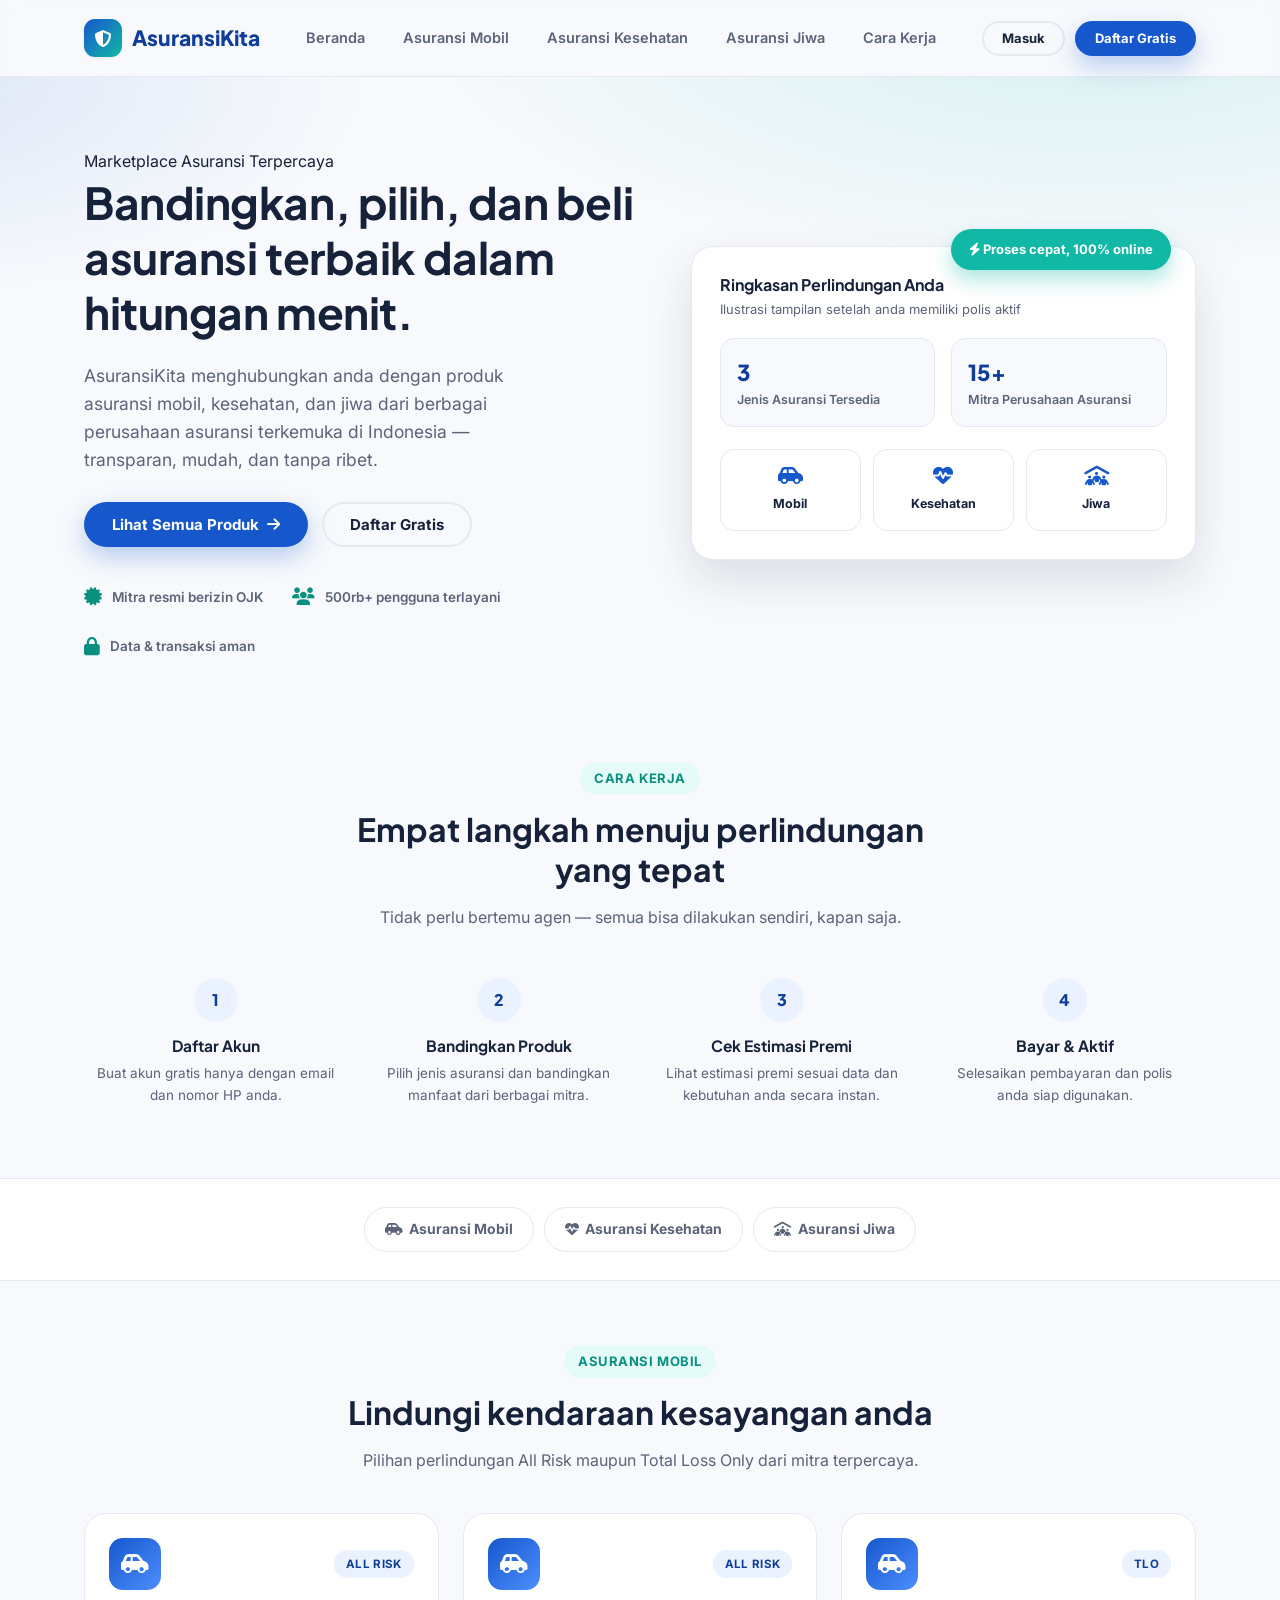
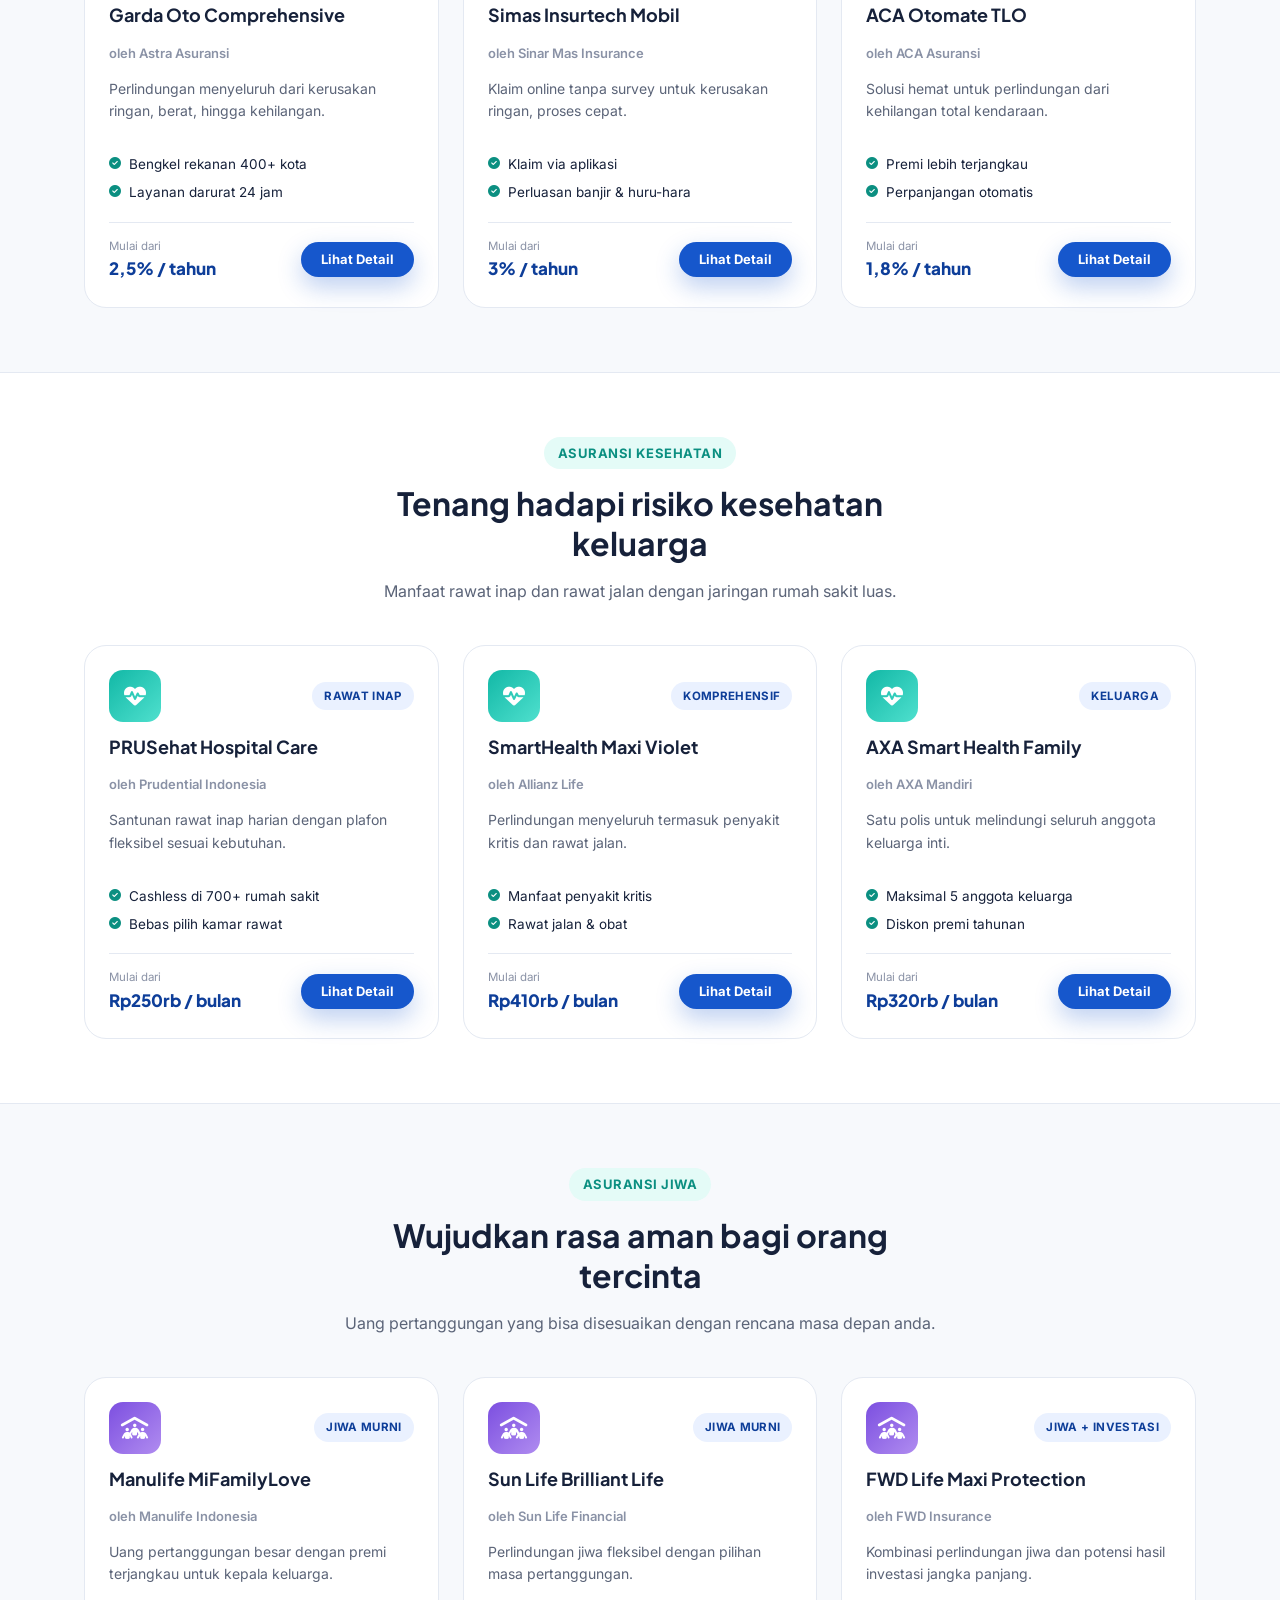
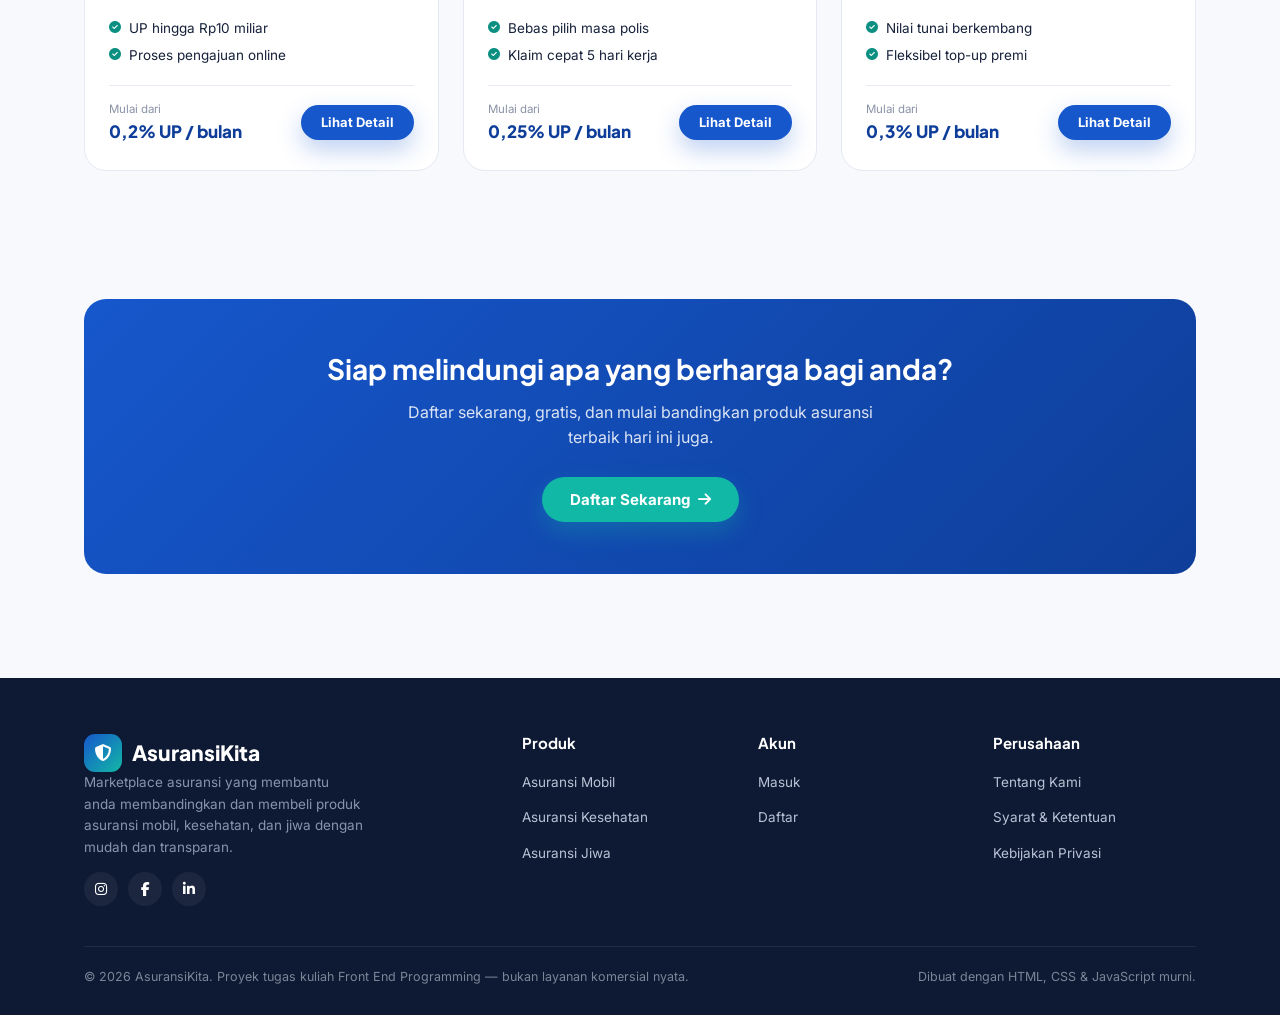
<file: index.html>
<!DOCTYPE html>
<html lang="id">
<head>
<meta charset="UTF-8" />
<meta name="viewport" content="width=device-width, initial-scale=1.0" />
<title>AsuransiKita — Marketplace Asuransi Terpercaya No.1 di Indonesia</title>
<meta name="description" content="Bandingkan dan beli asuransi mobil, kesehatan, dan jiwa dari berbagai perusahaan asuransi terpercaya, hanya di AsuransiKita." />

<link rel="preconnect" href="https://fonts.googleapis.com" />
<link href="https://fonts.googleapis.com/css2?family=Inter:wght@400;500;600;700&family=Plus+Jakarta+Sans:wght@600;700;800&display=swap" rel="stylesheet" />
<link rel="stylesheet" href="https://cdnjs.cloudflare.com/ajax/libs/font-awesome/6.5.2/css/all.min.css" />
<link rel="stylesheet" href="css/style.css" />
</head>
<body>

<header class="navbar">
  <div class="container">
    <a href="index.html" class="brand">
      <span class="brand-mark"><i class="fa-solid fa-shield-halved"></i></span>
      AsuransiKita
    </a>

    <nav class="nav-links nav-links-primary">
      <a href="index.html">Beranda</a>
      <a href="#produk-mobil">Asuransi Mobil</a>
      <a href="#produk-kesehatan">Asuransi Kesehatan</a>
      <a href="#produk-jiwa">Asuransi Jiwa</a>
      <a href="#cara-kerja">Cara Kerja</a>
    </nav>

    <div class="nav-cta">
      <a href="login.html" class="btn btn-outline btn-sm">Masuk</a>
      <a href="signup.html" class="btn btn-primary btn-sm">Daftar Gratis</a>
      <button class="nav-toggle" aria-label="Buka menu"><i class="fa-solid fa-bars"></i></button>
    </div>
  </div>
</header>

<!-- ============ HERO ============ -->
<section class="hero">
  <div class="container">
    <div class="hero-copy">
      <span class="section-head eyebrow" style="margin-bottom:18px;">Marketplace Asuransi Terpercaya</span>
      <h1>Bandingkan, pilih, dan beli asuransi terbaik dalam hitungan menit.</h1>
      <p class="lead">
        AsuransiKita menghubungkan anda dengan produk asuransi mobil, kesehatan, dan jiwa
        dari berbagai perusahaan asuransi terkemuka di Indonesia — transparan, mudah, dan tanpa ribet.
      </p>
      <div class="hero-actions">
        <a href="#produk-mobil" class="btn btn-primary">Lihat Semua Produk <i class="fa-solid fa-arrow-right"></i></a>
        <a href="signup.html" class="btn btn-outline">Daftar Gratis</a>
      </div>

      <div class="trust-row">
        <div class="trust-item"><i class="fa-solid fa-certificate"></i> Mitra resmi berizin OJK</div>
        <div class="trust-item"><i class="fa-solid fa-users"></i> 500rb+ pengguna terlayani</div>
        <div class="trust-item"><i class="fa-solid fa-lock"></i> Data & transaksi aman</div>
      </div>
    </div>

    <div class="hero-art">
      <span class="art-badge"><i class="fa-solid fa-bolt"></i> Proses cepat, 100% online</span>
      <h4 style="margin-bottom:4px;">Ringkasan Perlindungan Anda</h4>
      <p class="fine-print mb-0" style="font-size:13px;color:var(--color-text-muted);">Ilustrasi tampilan setelah anda memiliki polis aktif</p>

      <div class="mini-stat-grid">
        <div class="mini-stat">
          <div class="num">3</div>
          <div class="lbl">Jenis Asuransi Tersedia</div>
        </div>
        <div class="mini-stat">
          <div class="num">15+</div>
          <div class="lbl">Mitra Perusahaan Asuransi</div>
        </div>
      </div>

      <div class="category-strip">
        <a href="#produk-mobil" class="category-pill"><i class="fa-solid fa-car-side"></i> Mobil</a>
        <a href="#produk-kesehatan" class="category-pill"><i class="fa-solid fa-heart-pulse"></i> Kesehatan</a>
        <a href="#produk-jiwa" class="category-pill"><i class="fa-solid fa-people-roof"></i> Jiwa</a>
      </div>
    </div>
  </div>
</section>

<!-- ============ CARA KERJA ============ -->
<section class="section" id="cara-kerja">
  <div class="container">
    <div class="section-head">
      <span class="eyebrow">Cara Kerja</span>
      <h2>Empat langkah menuju perlindungan yang tepat</h2>
      <p>Tidak perlu bertemu agen — semua bisa dilakukan sendiri, kapan saja.</p>
    </div>

    <div class="steps">
      <div class="step">
        <div class="step-num">1</div>
        <h4>Daftar Akun</h4>
        <p>Buat akun gratis hanya dengan email dan nomor HP anda.</p>
      </div>
      <div class="step">
        <div class="step-num">2</div>
        <h4>Bandingkan Produk</h4>
        <p>Pilih jenis asuransi dan bandingkan manfaat dari berbagai mitra.</p>
      </div>
      <div class="step">
        <div class="step-num">3</div>
        <h4>Cek Estimasi Premi</h4>
        <p>Lihat estimasi premi sesuai data dan kebutuhan anda secara instan.</p>
      </div>
      <div class="step">
        <div class="step-num">4</div>
        <h4>Bayar & Aktif</h4>
        <p>Selesaikan pembayaran dan polis anda siap digunakan.</p>
      </div>
    </div>
  </div>
</section>

<!-- ============ KATEGORI TABS ============ -->
<section class="section-alt" style="padding:28px 0;">
  <div class="container">
    <div class="category-tabs" style="margin-bottom:0;">
      <a href="#produk-mobil"><i class="fa-solid fa-car-side"></i>&nbsp; Asuransi Mobil</a>
      <a href="#produk-kesehatan"><i class="fa-solid fa-heart-pulse"></i>&nbsp; Asuransi Kesehatan</a>
      <a href="#produk-jiwa"><i class="fa-solid fa-people-roof"></i>&nbsp; Asuransi Jiwa</a>
    </div>
  </div>
</section>

<!-- ============ PRODUK MOBIL ============ -->
<section class="section" id="produk-mobil">
  <div class="container">
    <div class="section-head">
      <span class="eyebrow">Asuransi Mobil</span>
      <h2>Lindungi kendaraan kesayangan anda</h2>
      <p>Pilihan perlindungan All Risk maupun Total Loss Only dari mitra terpercaya.</p>
    </div>

    <div class="grid grid-3">
      <article class="product-card">
        <div class="card-top">
          <span class="product-icon icon-mobil"><i class="fa-solid fa-car-side"></i></span>
          <span class="badge">All Risk</span>
        </div>
        <h3>Garda Oto Comprehensive</h3>
        <span class="insurer">oleh Astra Asuransi</span>
        <p class="desc">Perlindungan menyeluruh dari kerusakan ringan, berat, hingga kehilangan.</p>
        <ul class="feat-list">
          <li><i class="fa-solid fa-circle-check"></i> Bengkel rekanan 400+ kota</li>
          <li><i class="fa-solid fa-circle-check"></i> Layanan darurat 24 jam</li>
        </ul>
        <div class="card-foot">
          <div class="price-tag"><span class="from">Mulai dari</span><span class="amount">2,5% / tahun</span></div>
          <a href="detail-mobil.html" class="btn btn-primary btn-sm">Lihat Detail</a>
        </div>
      </article>

      <article class="product-card">
        <div class="card-top">
          <span class="product-icon icon-mobil"><i class="fa-solid fa-car-side"></i></span>
          <span class="badge">All Risk</span>
        </div>
        <h3>Simas Insurtech Mobil</h3>
        <span class="insurer">oleh Sinar Mas Insurance</span>
        <p class="desc">Klaim online tanpa survey untuk kerusakan ringan, proses cepat.</p>
        <ul class="feat-list">
          <li><i class="fa-solid fa-circle-check"></i> Klaim via aplikasi</li>
          <li><i class="fa-solid fa-circle-check"></i> Perluasan banjir & huru-hara</li>
        </ul>
        <div class="card-foot">
          <div class="price-tag"><span class="from">Mulai dari</span><span class="amount">3% / tahun</span></div>
          <a href="detail-mobil.html" class="btn btn-primary btn-sm">Lihat Detail</a>
        </div>
      </article>

      <article class="product-card">
        <div class="card-top">
          <span class="product-icon icon-mobil"><i class="fa-solid fa-car-side"></i></span>
          <span class="badge">TLO</span>
        </div>
        <h3>ACA Otomate TLO</h3>
        <span class="insurer">oleh ACA Asuransi</span>
        <p class="desc">Solusi hemat untuk perlindungan dari kehilangan total kendaraan.</p>
        <ul class="feat-list">
          <li><i class="fa-solid fa-circle-check"></i> Premi lebih terjangkau</li>
          <li><i class="fa-solid fa-circle-check"></i> Perpanjangan otomatis</li>
        </ul>
        <div class="card-foot">
          <div class="price-tag"><span class="from">Mulai dari</span><span class="amount">1,8% / tahun</span></div>
          <a href="detail-mobil.html" class="btn btn-primary btn-sm">Lihat Detail</a>
        </div>
      </article>
    </div>
  </div>
</section>

<!-- ============ PRODUK KESEHATAN ============ -->
<section class="section section-alt" id="produk-kesehatan">
  <div class="container">
    <div class="section-head">
      <span class="eyebrow">Asuransi Kesehatan</span>
      <h2>Tenang hadapi risiko kesehatan keluarga</h2>
      <p>Manfaat rawat inap dan rawat jalan dengan jaringan rumah sakit luas.</p>
    </div>

    <div class="grid grid-3">
      <article class="product-card">
        <div class="card-top">
          <span class="product-icon icon-kesehatan"><i class="fa-solid fa-heart-pulse"></i></span>
          <span class="badge">Rawat Inap</span>
        </div>
        <h3>PRUSehat Hospital Care</h3>
        <span class="insurer">oleh Prudential Indonesia</span>
        <p class="desc">Santunan rawat inap harian dengan plafon fleksibel sesuai kebutuhan.</p>
        <ul class="feat-list">
          <li><i class="fa-solid fa-circle-check"></i> Cashless di 700+ rumah sakit</li>
          <li><i class="fa-solid fa-circle-check"></i> Bebas pilih kamar rawat</li>
        </ul>
        <div class="card-foot">
          <div class="price-tag"><span class="from">Mulai dari</span><span class="amount">Rp250rb / bulan</span></div>
          <a href="detail-kesehatan.html" class="btn btn-primary btn-sm">Lihat Detail</a>
        </div>
      </article>

      <article class="product-card">
        <div class="card-top">
          <span class="product-icon icon-kesehatan"><i class="fa-solid fa-heart-pulse"></i></span>
          <span class="badge">Komprehensif</span>
        </div>
        <h3>SmartHealth Maxi Violet</h3>
        <span class="insurer">oleh Allianz Life</span>
        <p class="desc">Perlindungan menyeluruh termasuk penyakit kritis dan rawat jalan.</p>
        <ul class="feat-list">
          <li><i class="fa-solid fa-circle-check"></i> Manfaat penyakit kritis</li>
          <li><i class="fa-solid fa-circle-check"></i> Rawat jalan & obat</li>
        </ul>
        <div class="card-foot">
          <div class="price-tag"><span class="from">Mulai dari</span><span class="amount">Rp410rb / bulan</span></div>
          <a href="detail-kesehatan.html" class="btn btn-primary btn-sm">Lihat Detail</a>
        </div>
      </article>

      <article class="product-card">
        <div class="card-top">
          <span class="product-icon icon-kesehatan"><i class="fa-solid fa-heart-pulse"></i></span>
          <span class="badge">Keluarga</span>
        </div>
        <h3>AXA Smart Health Family</h3>
        <span class="insurer">oleh AXA Mandiri</span>
        <p class="desc">Satu polis untuk melindungi seluruh anggota keluarga inti.</p>
        <ul class="feat-list">
          <li><i class="fa-solid fa-circle-check"></i> Maksimal 5 anggota keluarga</li>
          <li><i class="fa-solid fa-circle-check"></i> Diskon premi tahunan</li>
        </ul>
        <div class="card-foot">
          <div class="price-tag"><span class="from">Mulai dari</span><span class="amount">Rp320rb / bulan</span></div>
          <a href="detail-kesehatan.html" class="btn btn-primary btn-sm">Lihat Detail</a>
        </div>
      </article>
    </div>
  </div>
</section>

<!-- ============ PRODUK JIWA ============ -->
<section class="section" id="produk-jiwa">
  <div class="container">
    <div class="section-head">
      <span class="eyebrow">Asuransi Jiwa</span>
      <h2>Wujudkan rasa aman bagi orang tercinta</h2>
      <p>Uang pertanggungan yang bisa disesuaikan dengan rencana masa depan anda.</p>
    </div>

    <div class="grid grid-3">
      <article class="product-card">
        <div class="card-top">
          <span class="product-icon icon-jiwa"><i class="fa-solid fa-people-roof"></i></span>
          <span class="badge">Jiwa Murni</span>
        </div>
        <h3>Manulife MiFamilyLove</h3>
        <span class="insurer">oleh Manulife Indonesia</span>
        <p class="desc">Uang pertanggungan besar dengan premi terjangkau untuk kepala keluarga.</p>
        <ul class="feat-list">
          <li><i class="fa-solid fa-circle-check"></i> UP hingga Rp10 miliar</li>
          <li><i class="fa-solid fa-circle-check"></i> Proses pengajuan online</li>
        </ul>
        <div class="card-foot">
          <div class="price-tag"><span class="from">Mulai dari</span><span class="amount">0,2% UP / bulan</span></div>
          <a href="detail-jiwa.html" class="btn btn-primary btn-sm">Lihat Detail</a>
        </div>
      </article>

      <article class="product-card">
        <div class="card-top">
          <span class="product-icon icon-jiwa"><i class="fa-solid fa-people-roof"></i></span>
          <span class="badge">Jiwa Murni</span>
        </div>
        <h3>Sun Life Brilliant Life</h3>
        <span class="insurer">oleh Sun Life Financial</span>
        <p class="desc">Perlindungan jiwa fleksibel dengan pilihan masa pertanggungan.</p>
        <ul class="feat-list">
          <li><i class="fa-solid fa-circle-check"></i> Bebas pilih masa polis</li>
          <li><i class="fa-solid fa-circle-check"></i> Klaim cepat 5 hari kerja</li>
        </ul>
        <div class="card-foot">
          <div class="price-tag"><span class="from">Mulai dari</span><span class="amount">0,25% UP / bulan</span></div>
          <a href="detail-jiwa.html" class="btn btn-primary btn-sm">Lihat Detail</a>
        </div>
      </article>

      <article class="product-card">
        <div class="card-top">
          <span class="product-icon icon-jiwa"><i class="fa-solid fa-people-roof"></i></span>
          <span class="badge">Jiwa + Investasi</span>
        </div>
        <h3>FWD Life Maxi Protection</h3>
        <span class="insurer">oleh FWD Insurance</span>
        <p class="desc">Kombinasi perlindungan jiwa dan potensi hasil investasi jangka panjang.</p>
        <ul class="feat-list">
          <li><i class="fa-solid fa-circle-check"></i> Nilai tunai berkembang</li>
          <li><i class="fa-solid fa-circle-check"></i> Fleksibel top-up premi</li>
        </ul>
        <div class="card-foot">
          <div class="price-tag"><span class="from">Mulai dari</span><span class="amount">0,3% UP / bulan</span></div>
          <a href="detail-jiwa.html" class="btn btn-primary btn-sm">Lihat Detail</a>
        </div>
      </article>
    </div>
  </div>
</section>

<!-- ============ CTA BAWAH ============ -->
<section class="section text-center">
  <div class="container">
    <div style="background:linear-gradient(135deg, var(--color-primary), var(--color-primary-dark)); border-radius:var(--radius-lg); padding:52px 24px; color:#fff;">
      <h2 style="color:#fff; font-size:28px;">Siap melindungi apa yang berharga bagi anda?</h2>
      <p style="color:rgba(255,255,255,.85); max-width:520px; margin:0 auto 26px;">Daftar sekarang, gratis, dan mulai bandingkan produk asuransi terbaik hari ini juga.</p>
      <a href="signup.html" class="btn btn-accent">Daftar Sekarang <i class="fa-solid fa-arrow-right"></i></a>
    </div>
  </div>
</section>

<!-- ============ FOOTER ============ -->
<footer class="site-footer">
  <div class="container">
    <div class="footer-grid">
      <div>
        <a href="index.html" class="brand">
          <span class="brand-mark"><i class="fa-solid fa-shield-halved"></i></span>
          AsuransiKita
        </a>
        <p class="tagline">Marketplace asuransi yang membantu anda membandingkan dan membeli produk asuransi mobil, kesehatan, dan jiwa dengan mudah dan transparan.</p>
        <div class="social-row">
          <a href="#" aria-label="Instagram"><i class="fa-brands fa-instagram"></i></a>
          <a href="#" aria-label="Facebook"><i class="fa-brands fa-facebook-f"></i></a>
          <a href="#" aria-label="LinkedIn"><i class="fa-brands fa-linkedin-in"></i></a>
        </div>
      </div>
      <div>
        <h5>Produk</h5>
        <ul>
          <li><a href="#produk-mobil">Asuransi Mobil</a></li>
          <li><a href="#produk-kesehatan">Asuransi Kesehatan</a></li>
          <li><a href="#produk-jiwa">Asuransi Jiwa</a></li>
        </ul>
      </div>
      <div>
        <h5>Akun</h5>
        <ul>
          <li><a href="login.html">Masuk</a></li>
          <li><a href="signup.html">Daftar</a></li>
        </ul>
      </div>
      <div>
        <h5>Perusahaan</h5>
        <ul>
          <li><a href="#">Tentang Kami</a></li>
          <li><a href="#">Syarat & Ketentuan</a></li>
          <li><a href="#">Kebijakan Privasi</a></li>
        </ul>
      </div>
    </div>
    <div class="footer-bottom">
      <span>&copy; 2026 AsuransiKita. Proyek tugas kuliah Front End Programming — bukan layanan komersial nyata.</span>
      <span>Dibuat dengan HTML, CSS &amp; JavaScript murni.</span>
    </div>
  </div>
</footer>

<script src="js/main.js"></script>
</body>
</html>
</file>
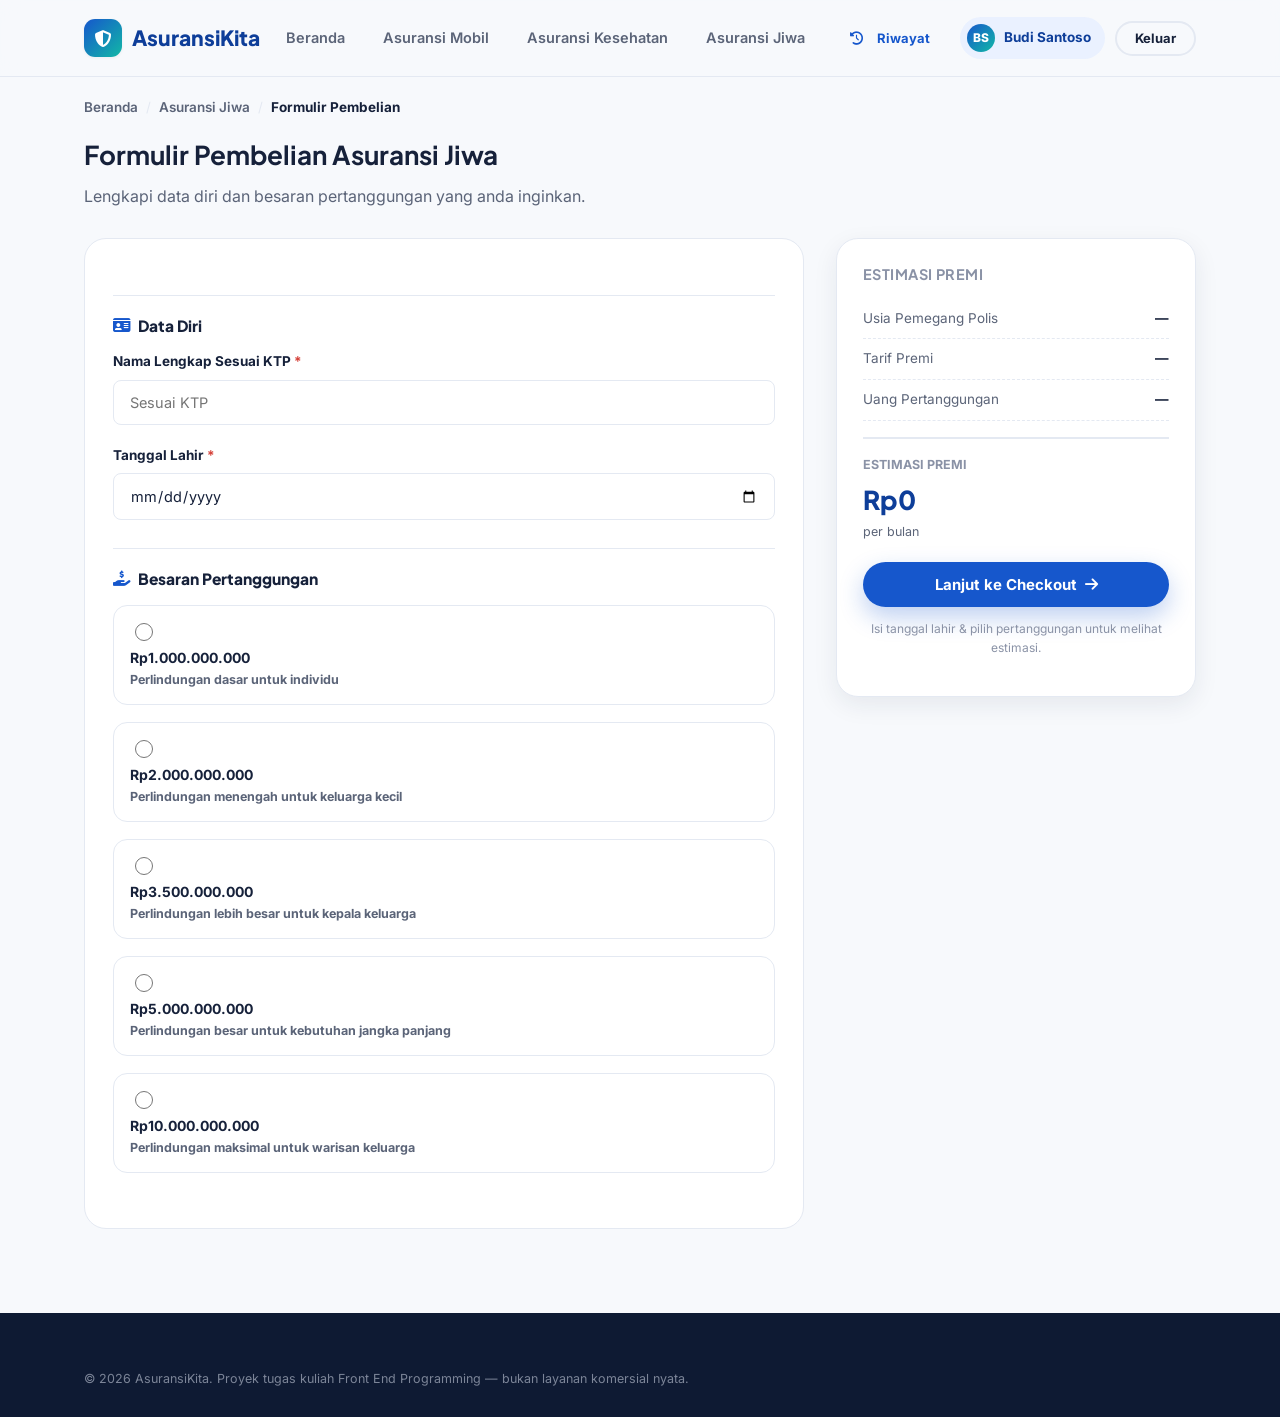
<file: beli-jiwa.html>
<!DOCTYPE html>
<html lang="id">
<head>
<meta charset="UTF-8" />
<meta name="viewport" content="width=device-width, initial-scale=1.0" />
<title>Pembelian Asuransi Jiwa — AsuransiKita</title>

<link rel="preconnect" href="https://fonts.googleapis.com" />
<link href="https://fonts.googleapis.com/css2?family=Inter:wght@400;500;600;700&family=Plus+Jakarta+Sans:wght@600;700;800&display=swap" rel="stylesheet" />
<link rel="stylesheet" href="https://cdnjs.cloudflare.com/ajax/libs/font-awesome/6.5.2/css/all.min.css" />
<link rel="stylesheet" href="css/style.css" />
</head>
<body>

<header class="navbar">
  <div class="container">
    <a href="index.html" class="brand">
      <span class="brand-mark"><i class="fa-solid fa-shield-halved"></i></span>
      AsuransiKita
    </a>
    <nav class="nav-links nav-links-primary">
      <a href="index.html">Beranda</a>
      <a href="index.html#produk-mobil">Asuransi Mobil</a>
      <a href="index.html#produk-kesehatan">Asuransi Kesehatan</a>
      <a href="index.html#produk-jiwa">Asuransi Jiwa</a>
    </nav>
    <div class="nav-cta">
      <a href="histori.html" class="btn btn-ghost btn-sm"><i class="fa-solid fa-clock-rotate-left"></i>&nbsp; Riwayat</a>
      <div class="user-chip"><span class="avatar">BS</span><span class="name-text">Budi Santoso</span></div>
      <a href="index.html" id="btn-logout" class="btn btn-outline btn-sm">Keluar</a>
      <button class="nav-toggle" aria-label="Buka menu"><i class="fa-solid fa-bars"></i></button>
    </div>
  </div>
</header>

<main class="container">
  <nav class="breadcrumb">
    <a href="index.html">Beranda</a>
    <span class="sep">/</span>
    <a href="detail-jiwa.html">Asuransi Jiwa</a>
    <span class="sep">/</span>
    <span class="current">Formulir Pembelian</span>
  </nav>

  <div class="section-head" style="text-align:left; margin:0 0 8px; max-width:100%;">
    <h2 style="font-size:26px;">Formulir Pembelian Asuransi Jiwa</h2>
    <p>Lengkapi data diri dan besaran pertanggungan yang anda inginkan.</p>
  </div>

  <form id="form-beli-jiwa" class="purchase-layout" novalidate>
    <div>
      <div class="detail-card">
        <div class="alert" id="jiwa-alert"></div>

        <h4 class="form-section-title"><i class="fa-solid fa-id-card"></i> Data Diri</h4>
        <div class="form-group">
          <label for="jiwa-nama">Nama Lengkap Sesuai KTP <span class="req">*</span></label>
          <input type="text" id="jiwa-nama" class="form-control no-icon" placeholder="Sesuai KTP" />
          <span class="field-error" id="jiwa-nama-error"></span>
        </div>

        <div class="form-group">
          <label for="jiwa-tgl-lahir">Tanggal Lahir <span class="req">*</span></label>
          <input type="date" id="jiwa-tgl-lahir" class="form-control no-icon" />
          <span class="field-error" id="jiwa-tgl-lahir-error"></span>
        </div>

        <h4 class="form-section-title"><i class="fa-solid fa-hand-holding-dollar"></i> Besaran Pertanggungan</h4>
        <div class="form-group">
          <div class="radio-card-group" id="jiwa-pertanggungan-group">
            <label class="radio-card">
              <input type="radio" name="pertanggungan" value="1000000000" />
              <div><div class="rc-title">Rp1.000.000.000</div><div class="rc-desc">Perlindungan dasar untuk individu</div></div>
            </label>
            <label class="radio-card">
              <input type="radio" name="pertanggungan" value="2000000000" />
              <div><div class="rc-title">Rp2.000.000.000</div><div class="rc-desc">Perlindungan menengah untuk keluarga kecil</div></div>
            </label>
            <label class="radio-card">
              <input type="radio" name="pertanggungan" value="3500000000" />
              <div><div class="rc-title">Rp3.500.000.000</div><div class="rc-desc">Perlindungan lebih besar untuk kepala keluarga</div></div>
            </label>
            <label class="radio-card">
              <input type="radio" name="pertanggungan" value="5000000000" />
              <div><div class="rc-title">Rp5.000.000.000</div><div class="rc-desc">Perlindungan besar untuk kebutuhan jangka panjang</div></div>
            </label>
            <label class="radio-card">
              <input type="radio" name="pertanggungan" value="10000000000" />
              <div><div class="rc-title">Rp10.000.000.000</div><div class="rc-desc">Perlindungan maksimal untuk warisan keluarga</div></div>
            </label>
          </div>
          <span class="field-error" id="jiwa-pertanggungan-error"></span>
        </div>
      </div>
    </div>

    <aside>
      <div class="estimator-card">
        <h4>Estimasi Premi</h4>
        <div class="estimator-line"><span>Usia Pemegang Polis</span><span id="est-jiwa-usia">&mdash;</span></div>
        <div class="estimator-line"><span>Tarif Premi</span><span id="est-jiwa-m">&mdash;</span></div>
        <div class="estimator-line"><span>Uang Pertanggungan</span><span id="est-jiwa-up">&mdash;</span></div>
        <div class="estimator-total">
          <div class="lbl">Estimasi Premi</div>
          <div class="val" id="est-jiwa-total">Rp0</div>
          <div class="per">per bulan</div>
        </div>
        <button type="submit" class="btn btn-primary btn-block" style="margin-top:20px;">
          Lanjut ke Checkout <i class="fa-solid fa-arrow-right"></i>
        </button>
        <p class="field-hint text-center" style="margin-top:12px;">Isi tanggal lahir & pilih pertanggungan untuk melihat estimasi.</p>
      </div>
    </aside>
  </form>
</main>

<footer class="site-footer" style="margin-top:20px;">
  <div class="container">
    <div class="footer-bottom" style="border-top:none; margin-top:0; padding-top:0;">
      <span>&copy; 2026 AsuransiKita. Proyek tugas kuliah Front End Programming — bukan layanan komersial nyata.</span>
    </div>
  </div>
</footer>

<script src="js/main.js"></script>
<script src="js/insurance-calc.js"></script>
<script src="js/purchase.js"></script>
</body>
</html>
</file>
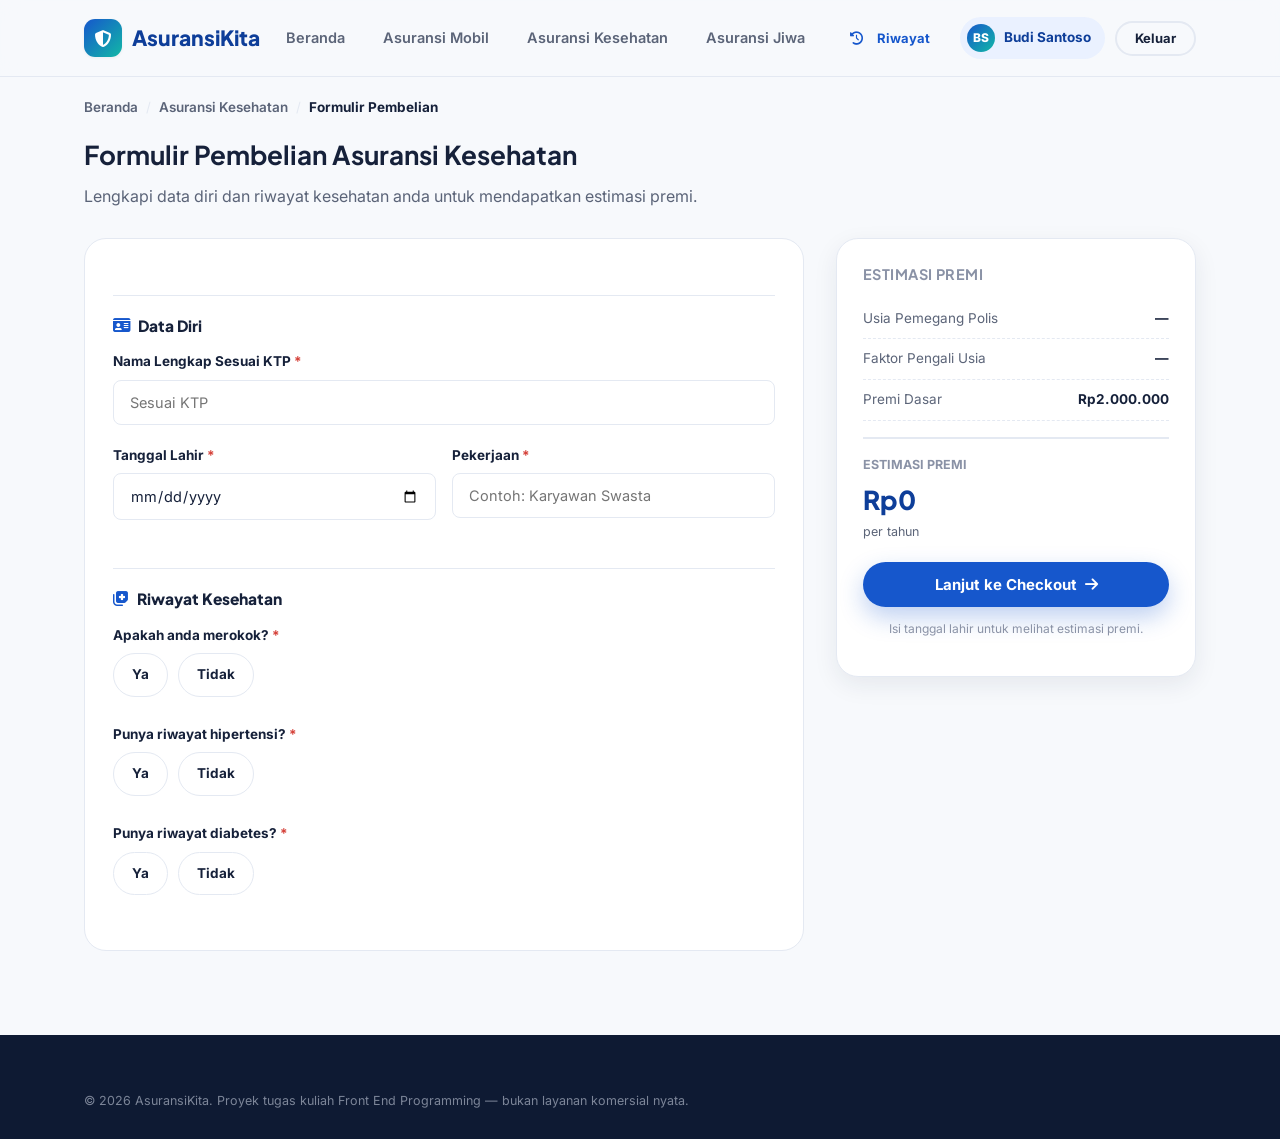
<file: beli-kesehatan.html>
<!DOCTYPE html>
<html lang="id">
<head>
<meta charset="UTF-8" />
<meta name="viewport" content="width=device-width, initial-scale=1.0" />
<title>Pembelian Asuransi Kesehatan — AsuransiKita</title>

<link rel="preconnect" href="https://fonts.googleapis.com" />
<link href="https://fonts.googleapis.com/css2?family=Inter:wght@400;500;600;700&family=Plus+Jakarta+Sans:wght@600;700;800&display=swap" rel="stylesheet" />
<link rel="stylesheet" href="https://cdnjs.cloudflare.com/ajax/libs/font-awesome/6.5.2/css/all.min.css" />
<link rel="stylesheet" href="css/style.css" />
</head>
<body>

<header class="navbar">
  <div class="container">
    <a href="index.html" class="brand">
      <span class="brand-mark"><i class="fa-solid fa-shield-halved"></i></span>
      AsuransiKita
    </a>
    <nav class="nav-links nav-links-primary">
      <a href="index.html">Beranda</a>
      <a href="index.html#produk-mobil">Asuransi Mobil</a>
      <a href="index.html#produk-kesehatan">Asuransi Kesehatan</a>
      <a href="index.html#produk-jiwa">Asuransi Jiwa</a>
    </nav>
    <div class="nav-cta">
      <a href="histori.html" class="btn btn-ghost btn-sm"><i class="fa-solid fa-clock-rotate-left"></i>&nbsp; Riwayat</a>
      <div class="user-chip"><span class="avatar">BS</span><span class="name-text">Budi Santoso</span></div>
      <a href="index.html" id="btn-logout" class="btn btn-outline btn-sm">Keluar</a>
      <button class="nav-toggle" aria-label="Buka menu"><i class="fa-solid fa-bars"></i></button>
    </div>
  </div>
</header>

<main class="container">
  <nav class="breadcrumb">
    <a href="index.html">Beranda</a>
    <span class="sep">/</span>
    <a href="detail-kesehatan.html">Asuransi Kesehatan</a>
    <span class="sep">/</span>
    <span class="current">Formulir Pembelian</span>
  </nav>

  <div class="section-head" style="text-align:left; margin:0 0 8px; max-width:100%;">
    <h2 style="font-size:26px;">Formulir Pembelian Asuransi Kesehatan</h2>
    <p>Lengkapi data diri dan riwayat kesehatan anda untuk mendapatkan estimasi premi.</p>
  </div>

  <form id="form-beli-kesehatan" class="purchase-layout" novalidate>
    <div>
      <div class="detail-card">
        <div class="alert" id="kesehatan-alert"></div>

        <h4 class="form-section-title"><i class="fa-solid fa-id-card"></i> Data Diri</h4>
        <div class="form-group">
          <label for="kesehatan-nama">Nama Lengkap Sesuai KTP <span class="req">*</span></label>
          <input type="text" id="kesehatan-nama" class="form-control no-icon" placeholder="Sesuai KTP" />
          <span class="field-error" id="kesehatan-nama-error"></span>
        </div>

        <div class="form-row">
          <div class="form-group">
            <label for="kesehatan-tgl-lahir">Tanggal Lahir <span class="req">*</span></label>
            <input type="date" id="kesehatan-tgl-lahir" class="form-control no-icon" />
            <span class="field-error" id="kesehatan-tgl-lahir-error"></span>
          </div>
          <div class="form-group">
            <label for="kesehatan-pekerjaan">Pekerjaan <span class="req">*</span></label>
            <input type="text" id="kesehatan-pekerjaan" class="form-control no-icon" placeholder="Contoh: Karyawan Swasta" />
            <span class="field-error" id="kesehatan-pekerjaan-error"></span>
          </div>
        </div>

        <h4 class="form-section-title"><i class="fa-solid fa-notes-medical"></i> Riwayat Kesehatan</h4>

        <div class="form-group">
          <label>Apakah anda merokok? <span class="req">*</span></label>
          <div class="radio-pill-group" data-toggle-group="merokok">
            <label class="radio-pill"><input type="radio" name="merokok" value="1" /> Ya</label>
            <label class="radio-pill"><input type="radio" name="merokok" value="0" /> Tidak</label>
          </div>
          <span class="field-error" id="kesehatan-merokok-error"></span>
        </div>

        <div class="form-group">
          <label>Punya riwayat hipertensi? <span class="req">*</span></label>
          <div class="radio-pill-group" data-toggle-group="hipertensi">
            <label class="radio-pill"><input type="radio" name="hipertensi" value="1" /> Ya</label>
            <label class="radio-pill"><input type="radio" name="hipertensi" value="0" /> Tidak</label>
          </div>
          <span class="field-error" id="kesehatan-hipertensi-error"></span>
        </div>

        <div class="form-group">
          <label>Punya riwayat diabetes? <span class="req">*</span></label>
          <div class="radio-pill-group" data-toggle-group="diabetes">
            <label class="radio-pill"><input type="radio" name="diabetes" value="1" /> Ya</label>
            <label class="radio-pill"><input type="radio" name="diabetes" value="0" /> Tidak</label>
          </div>
          <span class="field-error" id="kesehatan-diabetes-error"></span>
        </div>
      </div>
    </div>

    <aside>
      <div class="estimator-card">
        <h4>Estimasi Premi</h4>
        <div class="estimator-line"><span>Usia Pemegang Polis</span><span id="est-kesehatan-usia">&mdash;</span></div>
        <div class="estimator-line"><span>Faktor Pengali Usia</span><span id="est-kesehatan-m">&mdash;</span></div>
        <div class="estimator-line"><span>Premi Dasar</span><span id="est-kesehatan-dasar">Rp2.000.000</span></div>
        <div class="estimator-total">
          <div class="lbl">Estimasi Premi</div>
          <div class="val" id="est-kesehatan-total">Rp0</div>
          <div class="per">per tahun</div>
        </div>
        <button type="submit" class="btn btn-primary btn-block" style="margin-top:20px;">
          Lanjut ke Checkout <i class="fa-solid fa-arrow-right"></i>
        </button>
        <p class="field-hint text-center" style="margin-top:12px;">Isi tanggal lahir untuk melihat estimasi premi.</p>
      </div>
    </aside>
  </form>
</main>

<footer class="site-footer" style="margin-top:20px;">
  <div class="container">
    <div class="footer-bottom" style="border-top:none; margin-top:0; padding-top:0;">
      <span>&copy; 2026 AsuransiKita. Proyek tugas kuliah Front End Programming — bukan layanan komersial nyata.</span>
    </div>
  </div>
</footer>

<script src="js/main.js"></script>
<script src="js/insurance-calc.js"></script>
<script src="js/purchase.js"></script>
</body>
</html>
</file>
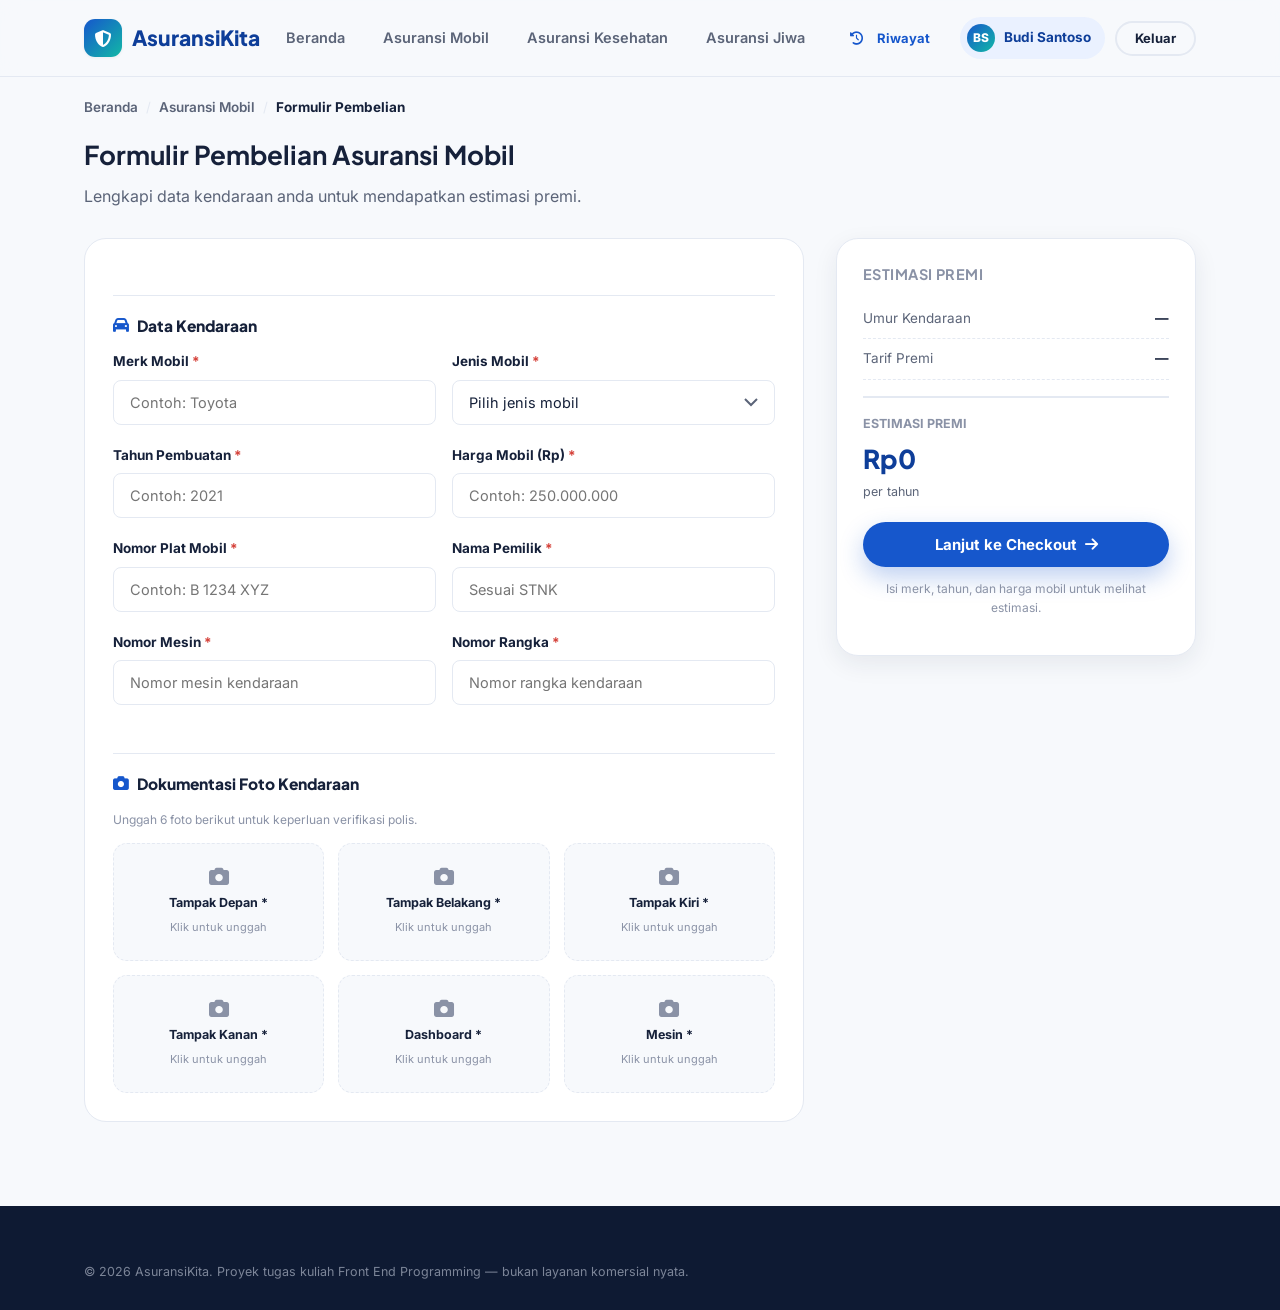
<file: beli-mobil.html>
<!DOCTYPE html>
<html lang="id">
<head>
<meta charset="UTF-8" />
<meta name="viewport" content="width=device-width, initial-scale=1.0" />
<title>Pembelian Asuransi Mobil — AsuransiKita</title>

<link rel="preconnect" href="https://fonts.googleapis.com" />
<link href="https://fonts.googleapis.com/css2?family=Inter:wght@400;500;600;700&family=Plus+Jakarta+Sans:wght@600;700;800&display=swap" rel="stylesheet" />
<link rel="stylesheet" href="https://cdnjs.cloudflare.com/ajax/libs/font-awesome/6.5.2/css/all.min.css" />
<link rel="stylesheet" href="css/style.css" />
</head>
<body>

<header class="navbar">
  <div class="container">
    <a href="index.html" class="brand">
      <span class="brand-mark"><i class="fa-solid fa-shield-halved"></i></span>
      AsuransiKita
    </a>
    <nav class="nav-links nav-links-primary">
      <a href="index.html">Beranda</a>
      <a href="index.html#produk-mobil">Asuransi Mobil</a>
      <a href="index.html#produk-kesehatan">Asuransi Kesehatan</a>
      <a href="index.html#produk-jiwa">Asuransi Jiwa</a>
    </nav>
    <div class="nav-cta">
      <a href="histori.html" class="btn btn-ghost btn-sm"><i class="fa-solid fa-clock-rotate-left"></i>&nbsp; Riwayat</a>
      <div class="user-chip"><span class="avatar">BS</span><span class="name-text">Budi Santoso</span></div>
      <a href="index.html" id="btn-logout" class="btn btn-outline btn-sm">Keluar</a>
      <button class="nav-toggle" aria-label="Buka menu"><i class="fa-solid fa-bars"></i></button>
    </div>
  </div>
</header>

<main class="container">
  <nav class="breadcrumb">
    <a href="index.html">Beranda</a>
    <span class="sep">/</span>
    <a href="detail-mobil.html">Asuransi Mobil</a>
    <span class="sep">/</span>
    <span class="current">Formulir Pembelian</span>
  </nav>

  <div class="section-head" style="text-align:left; margin:0 0 8px; max-width:100%;">
    <h2 style="font-size:26px;">Formulir Pembelian Asuransi Mobil</h2>
    <p>Lengkapi data kendaraan anda untuk mendapatkan estimasi premi.</p>
  </div>

  <form id="form-beli-mobil" class="purchase-layout" novalidate>
    <div>

      <div class="detail-card">
        <div class="alert" id="mobil-alert"></div>

        <h4 class="form-section-title"><i class="fa-solid fa-car"></i> Data Kendaraan</h4>
        <div class="form-row">
          <div class="form-group">
            <label for="mobil-merk">Merk Mobil <span class="req">*</span></label>
            <input type="text" id="mobil-merk" class="form-control no-icon" placeholder="Contoh: Toyota" />
            <span class="field-error" id="mobil-merk-error"></span>
          </div>
          <div class="form-group">
            <label for="mobil-jenis">Jenis Mobil <span class="req">*</span></label>
            <select id="mobil-jenis" class="form-control">
              <option value="">Pilih jenis mobil</option>
              <option>Sedan</option>
              <option>SUV</option>
              <option>MPV</option>
              <option>Hatchback</option>
              <option>Pick-up</option>
              <option>Lainnya</option>
            </select>
            <span class="field-error" id="mobil-jenis-error"></span>
          </div>
        </div>

        <div class="form-row">
          <div class="form-group">
            <label for="mobil-tahun">Tahun Pembuatan <span class="req">*</span></label>
            <input type="number" id="mobil-tahun" class="form-control no-icon" placeholder="Contoh: 2021" min="1980" />
            <span class="field-error" id="mobil-tahun-error"></span>
          </div>
          <div class="form-group">
            <label for="mobil-harga">Harga Mobil (Rp) <span class="req">*</span></label>
            <input type="text" id="mobil-harga" class="form-control no-icon" placeholder="Contoh: 250.000.000" inputmode="numeric" />
            <span class="field-error" id="mobil-harga-error"></span>
          </div>
        </div>

        <div class="form-row">
          <div class="form-group">
            <label for="mobil-plat">Nomor Plat Mobil <span class="req">*</span></label>
            <input type="text" id="mobil-plat" class="form-control no-icon" placeholder="Contoh: B 1234 XYZ" />
            <span class="field-error" id="mobil-plat-error"></span>
          </div>
          <div class="form-group">
            <label for="mobil-pemilik">Nama Pemilik <span class="req">*</span></label>
            <input type="text" id="mobil-pemilik" class="form-control no-icon" placeholder="Sesuai STNK" />
            <span class="field-error" id="mobil-pemilik-error"></span>
          </div>
        </div>

        <div class="form-row">
          <div class="form-group">
            <label for="mobil-mesin">Nomor Mesin <span class="req">*</span></label>
            <input type="text" id="mobil-mesin" class="form-control no-icon" placeholder="Nomor mesin kendaraan" />
            <span class="field-error" id="mobil-mesin-error"></span>
          </div>
          <div class="form-group">
            <label for="mobil-rangka">Nomor Rangka <span class="req">*</span></label>
            <input type="text" id="mobil-rangka" class="form-control no-icon" placeholder="Nomor rangka kendaraan" />
            <span class="field-error" id="mobil-rangka-error"></span>
          </div>
        </div>

        <h4 class="form-section-title"><i class="fa-solid fa-camera"></i> Dokumentasi Foto Kendaraan</h4>
        <p class="field-hint" style="margin-bottom:14px;">Unggah 6 foto berikut untuk keperluan verifikasi polis.</p>

        <div class="file-drop-grid" id="mobil-foto-grid">
          <label class="file-drop" data-label="Tampak Depan">
            <i class="fa-solid fa-camera"></i>
            <span class="file-drop-text">Tampak Depan <span class="req">*</span></span>
            <span class="file-drop-name">Klik untuk unggah</span>
            <input type="file" accept="image/*" data-photo="depan" hidden />
          </label>
          <label class="file-drop" data-label="Tampak Belakang">
            <i class="fa-solid fa-camera"></i>
            <span class="file-drop-text">Tampak Belakang <span class="req">*</span></span>
            <span class="file-drop-name">Klik untuk unggah</span>
            <input type="file" accept="image/*" data-photo="belakang" hidden />
          </label>
          <label class="file-drop" data-label="Tampak Kiri">
            <i class="fa-solid fa-camera"></i>
            <span class="file-drop-text">Tampak Kiri <span class="req">*</span></span>
            <span class="file-drop-name">Klik untuk unggah</span>
            <input type="file" accept="image/*" data-photo="kiri" hidden />
          </label>
          <label class="file-drop" data-label="Tampak Kanan">
            <i class="fa-solid fa-camera"></i>
            <span class="file-drop-text">Tampak Kanan <span class="req">*</span></span>
            <span class="file-drop-name">Klik untuk unggah</span>
            <input type="file" accept="image/*" data-photo="kanan" hidden />
          </label>
          <label class="file-drop" data-label="Dashboard">
            <i class="fa-solid fa-camera"></i>
            <span class="file-drop-text">Dashboard <span class="req">*</span></span>
            <span class="file-drop-name">Klik untuk unggah</span>
            <input type="file" accept="image/*" data-photo="dashboard" hidden />
          </label>
          <label class="file-drop" data-label="Mesin">
            <i class="fa-solid fa-camera"></i>
            <span class="file-drop-text">Mesin <span class="req">*</span></span>
            <span class="file-drop-name">Klik untuk unggah</span>
            <input type="file" accept="image/*" data-photo="mesin" hidden />
          </label>
        </div>
        <span class="field-error" id="mobil-foto-error"></span>
      </div>
    </div>

    <aside>
      <div class="estimator-card">
        <h4>Estimasi Premi</h4>
        <div class="estimator-line"><span>Umur Kendaraan</span><span id="est-mobil-umur">&mdash;</span></div>
        <div class="estimator-line"><span>Tarif Premi</span><span id="est-mobil-tarif">&mdash;</span></div>
        <div class="estimator-total">
          <div class="lbl">Estimasi Premi</div>
          <div class="val" id="est-mobil-total">Rp0</div>
          <div class="per">per tahun</div>
        </div>
        <button type="submit" class="btn btn-primary btn-block" style="margin-top:20px;">
          Lanjut ke Checkout <i class="fa-solid fa-arrow-right"></i>
        </button>
        <p class="field-hint text-center" style="margin-top:12px;">Isi merk, tahun, dan harga mobil untuk melihat estimasi.</p>
      </div>
    </aside>
  </form>
</main>

<footer class="site-footer" style="margin-top:20px;">
  <div class="container">
    <div class="footer-bottom" style="border-top:none; margin-top:0; padding-top:0;">
      <span>&copy; 2026 AsuransiKita. Proyek tugas kuliah Front End Programming — bukan layanan komersial nyata.</span>
    </div>
  </div>
</footer>

<script src="js/main.js"></script>
<script src="js/insurance-calc.js"></script>
<script src="js/purchase.js"></script>
</body>
</html>
</file>
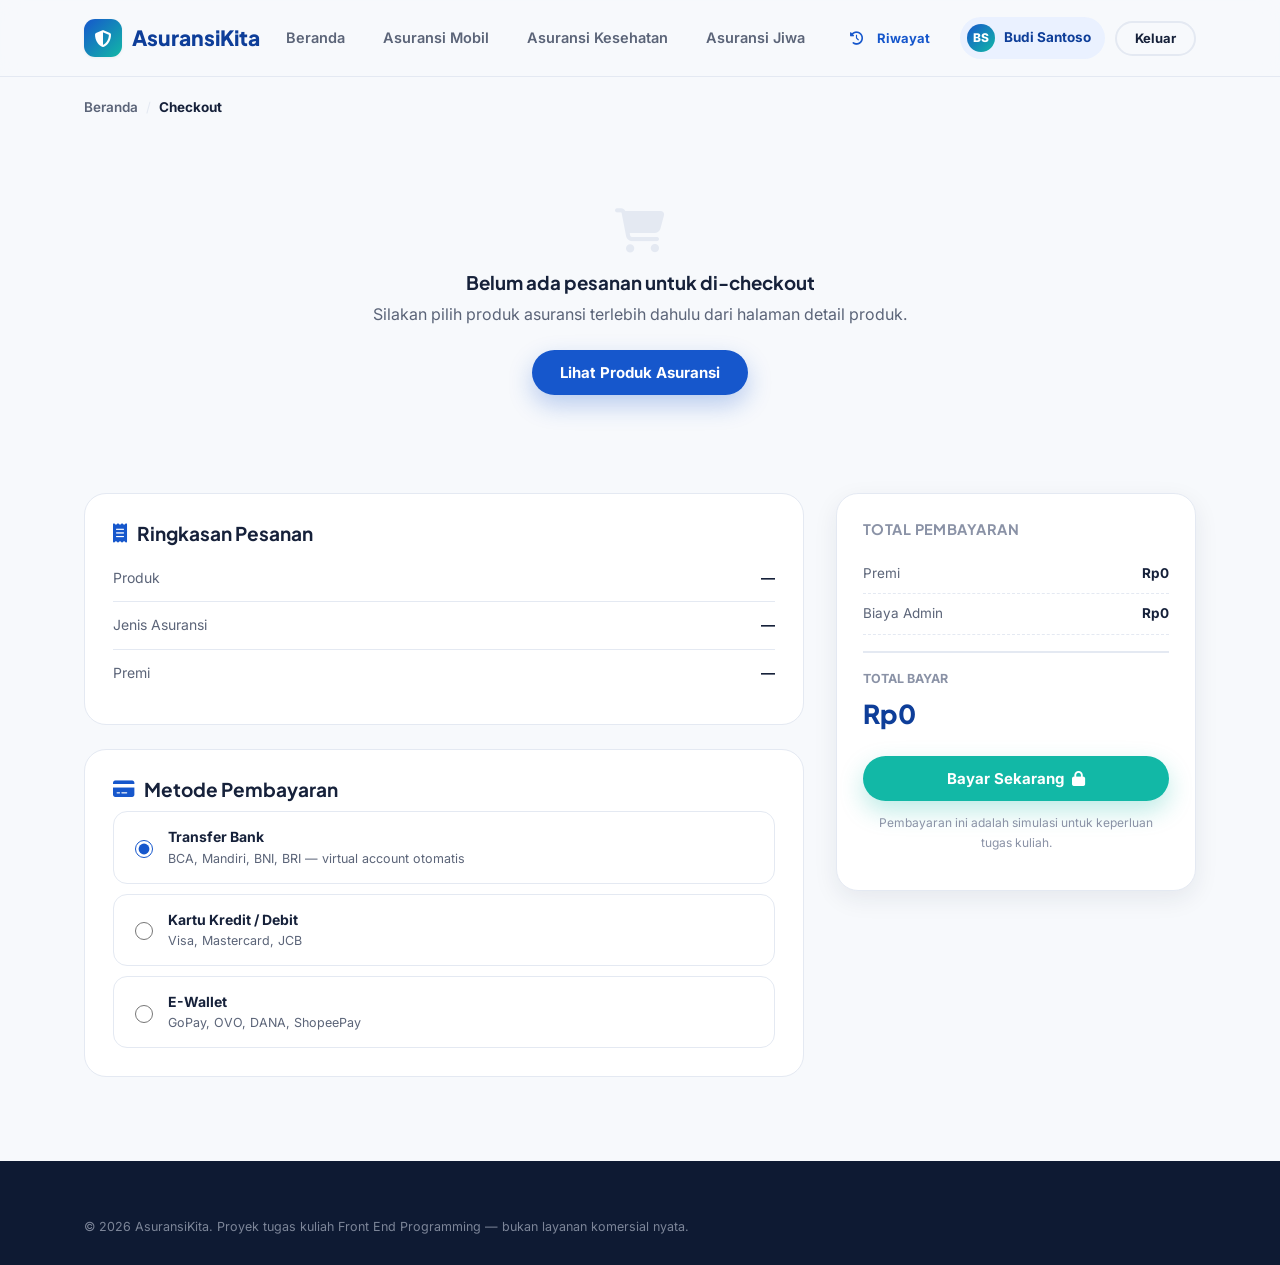
<file: checkout.html>
<!DOCTYPE html>
<html lang="id">
<head>
<meta charset="UTF-8" />
<meta name="viewport" content="width=device-width, initial-scale=1.0" />
<title>Checkout — AsuransiKita</title>

<link rel="preconnect" href="https://fonts.googleapis.com" />
<link href="https://fonts.googleapis.com/css2?family=Inter:wght@400;500;600;700&family=Plus+Jakarta+Sans:wght@600;700;800&display=swap" rel="stylesheet" />
<link rel="stylesheet" href="https://cdnjs.cloudflare.com/ajax/libs/font-awesome/6.5.2/css/all.min.css" />
<link rel="stylesheet" href="css/style.css" />
</head>
<body>

<header class="navbar">
  <div class="container">
    <a href="index.html" class="brand">
      <span class="brand-mark"><i class="fa-solid fa-shield-halved"></i></span>
      AsuransiKita
    </a>
    <nav class="nav-links nav-links-primary">
      <a href="index.html">Beranda</a>
      <a href="index.html#produk-mobil">Asuransi Mobil</a>
      <a href="index.html#produk-kesehatan">Asuransi Kesehatan</a>
      <a href="index.html#produk-jiwa">Asuransi Jiwa</a>
    </nav>
    <div class="nav-cta">
      <a href="histori.html" class="btn btn-ghost btn-sm"><i class="fa-solid fa-clock-rotate-left"></i>&nbsp; Riwayat</a>
      <div class="user-chip"><span class="avatar">BS</span><span class="name-text">Budi Santoso</span></div>
      <a href="index.html" id="btn-logout" class="btn btn-outline btn-sm">Keluar</a>
      <button class="nav-toggle" aria-label="Buka menu"><i class="fa-solid fa-bars"></i></button>
    </div>
  </div>
</header>

<main class="container">
  <nav class="breadcrumb">
    <a href="index.html">Beranda</a>
    <span class="sep">/</span>
    <span class="current">Checkout</span>
  </nav>

  <div id="checkout-empty" class="empty-state" hidden>
    <i class="fa-solid fa-cart-shopping"></i>
    <h3>Belum ada pesanan untuk di-checkout</h3>
    <p>Silakan pilih produk asuransi terlebih dahulu dari halaman detail produk.</p>
    <a href="index.html" class="btn btn-primary">Lihat Produk Asuransi</a>
  </div>

  <div id="checkout-content" class="checkout-layout" hidden>
    <div>
      <div class="detail-card">
        <h2><i class="fa-solid fa-receipt"></i> Ringkasan Pesanan</h2>
        <div class="summary-row"><span class="lbl">Produk</span><span class="val" id="co-produk">&mdash;</span></div>
        <div class="summary-row"><span class="lbl">Jenis Asuransi</span><span class="val" id="co-jenis">&mdash;</span></div>
        <div class="summary-row"><span class="lbl">Premi</span><span class="val" id="co-premi">&mdash;</span></div>
      </div>

      <div class="detail-card">
        <h2><i class="fa-solid fa-credit-card"></i> Metode Pembayaran</h2>
        <div class="radio-card-group" id="payment-method-group">
          <label class="radio-card">
            <input type="radio" name="metode-bayar" value="Transfer Bank" checked />
            <div><div class="rc-title">Transfer Bank</div><div class="rc-desc">BCA, Mandiri, BNI, BRI &mdash; virtual account otomatis</div></div>
          </label>
          <label class="radio-card">
            <input type="radio" name="metode-bayar" value="Kartu Kredit/Debit" />
            <div><div class="rc-title">Kartu Kredit / Debit</div><div class="rc-desc">Visa, Mastercard, JCB</div></div>
          </label>
          <label class="radio-card">
            <input type="radio" name="metode-bayar" value="E-Wallet" />
            <div><div class="rc-title">E-Wallet</div><div class="rc-desc">GoPay, OVO, DANA, ShopeePay</div></div>
          </label>
        </div>
      </div>
    </div>

    <aside>
      <div class="estimator-card">
        <h4>Total Pembayaran</h4>
        <div class="estimator-line"><span>Premi</span><span id="co-side-premi">Rp0</span></div>
        <div class="estimator-line"><span>Biaya Admin</span><span>Rp0</span></div>
        <div class="estimator-total">
          <div class="lbl">Total Bayar</div>
          <div class="val" id="co-total">Rp0</div>
        </div>
        <button type="button" id="btn-bayar" class="btn btn-accent btn-block" style="margin-top:20px;">
          Bayar Sekarang <i class="fa-solid fa-lock"></i>
        </button>
        <p class="field-hint text-center" style="margin-top:12px;">Pembayaran ini adalah simulasi untuk keperluan tugas kuliah.</p>
      </div>
    </aside>
  </div>
</main>

<footer class="site-footer" style="margin-top:20px;">
  <div class="container">
    <div class="footer-bottom" style="border-top:none; margin-top:0; padding-top:0;">
      <span>&copy; 2026 AsuransiKita. Proyek tugas kuliah Front End Programming — bukan layanan komersial nyata.</span>
    </div>
  </div>
</footer>

<script src="js/main.js"></script>
<script src="js/insurance-calc.js"></script>
<script src="js/checkout.js"></script>
</body>
</html>
</file>
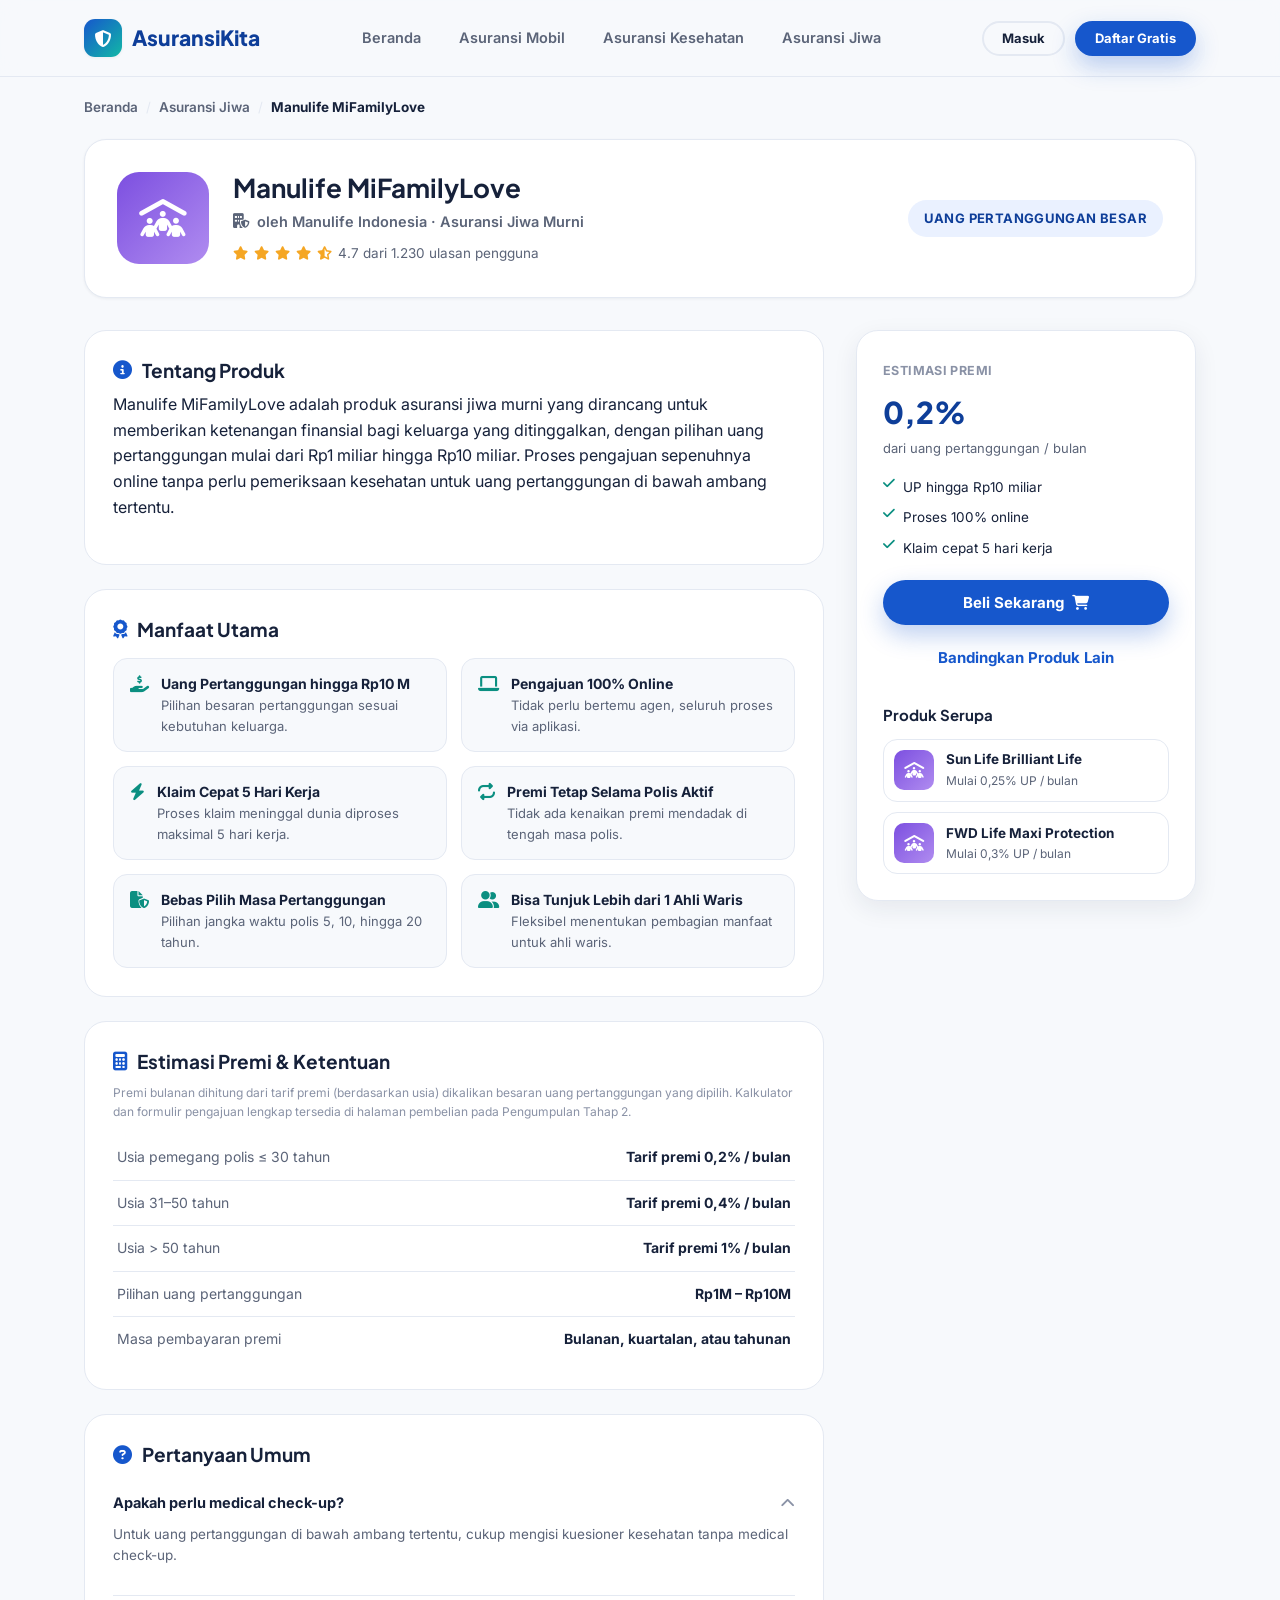
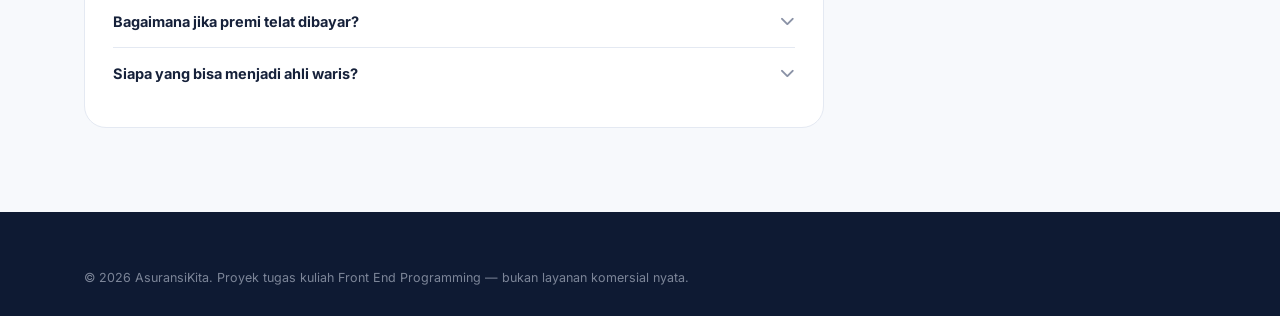
<file: detail-jiwa.html>
<!DOCTYPE html>
<html lang="id">
<head>
<meta charset="UTF-8" />
<meta name="viewport" content="width=device-width, initial-scale=1.0" />
<title>Manulife MiFamilyLove — Asuransi Jiwa | AsuransiKita</title>

<link rel="preconnect" href="https://fonts.googleapis.com" />
<link href="https://fonts.googleapis.com/css2?family=Inter:wght@400;500;600;700&family=Plus+Jakarta+Sans:wght@600;700;800&display=swap" rel="stylesheet" />
<link rel="stylesheet" href="https://cdnjs.cloudflare.com/ajax/libs/font-awesome/6.5.2/css/all.min.css" />
<link rel="stylesheet" href="css/style.css" />
</head>
<body>

<header class="navbar">
  <div class="container">
    <a href="index.html" class="brand">
      <span class="brand-mark"><i class="fa-solid fa-shield-halved"></i></span>
      AsuransiKita
    </a>
    <nav class="nav-links nav-links-primary">
      <a href="index.html">Beranda</a>
      <a href="index.html#produk-mobil">Asuransi Mobil</a>
      <a href="index.html#produk-kesehatan">Asuransi Kesehatan</a>
      <a href="index.html#produk-jiwa">Asuransi Jiwa</a>
    </nav>
    <div class="nav-cta">
      <a href="login.html" class="btn btn-outline btn-sm">Masuk</a>
      <a href="signup.html" class="btn btn-primary btn-sm">Daftar Gratis</a>
      <button class="nav-toggle" aria-label="Buka menu"><i class="fa-solid fa-bars"></i></button>
    </div>
  </div>
</header>

<main class="container">

  <nav class="breadcrumb">
    <a href="index.html">Beranda</a>
    <span class="sep">/</span>
    <a href="index.html#produk-jiwa">Asuransi Jiwa</a>
    <span class="sep">/</span>
    <span class="current">Manulife MiFamilyLove</span>
  </nav>

  <section class="detail-hero">
    <span class="product-icon icon-jiwa"><i class="fa-solid fa-people-roof"></i></span>
    <div>
      <h1>Manulife MiFamilyLove</h1>
      <div class="insurer-line"><i class="fa-solid fa-building-shield"></i> oleh Manulife Indonesia &middot; Asuransi Jiwa Murni</div>
      <div class="rating">
        <i class="fa-solid fa-star"></i><i class="fa-solid fa-star"></i><i class="fa-solid fa-star"></i><i class="fa-solid fa-star"></i><i class="fa-solid fa-star-half-stroke"></i>
        4.7 dari 1.230 ulasan pengguna
      </div>
    </div>
    <span class="badge" style="font-size:13px; padding:8px 16px;">Uang Pertanggungan Besar</span>
  </section>

  <div class="detail-layout">
    <div>

      <div class="detail-card">
        <h2><i class="fa-solid fa-circle-info"></i> Tentang Produk</h2>
        <p>
          Manulife MiFamilyLove adalah produk asuransi jiwa murni yang dirancang untuk memberikan
          ketenangan finansial bagi keluarga yang ditinggalkan, dengan pilihan uang pertanggungan mulai
          dari Rp1 miliar hingga Rp10 miliar. Proses pengajuan sepenuhnya online tanpa perlu pemeriksaan
          kesehatan untuk uang pertanggungan di bawah ambang tertentu.
        </p>
      </div>

      <div class="detail-card">
        <h2><i class="fa-solid fa-award"></i> Manfaat Utama</h2>
        <div class="benefit-grid">
          <div class="benefit-item">
            <i class="fa-solid fa-hand-holding-dollar"></i>
            <div><div class="b-title">Uang Pertanggungan hingga Rp10 M</div><div class="b-desc">Pilihan besaran pertanggungan sesuai kebutuhan keluarga.</div></div>
          </div>
          <div class="benefit-item">
            <i class="fa-solid fa-laptop"></i>
            <div><div class="b-title">Pengajuan 100% Online</div><div class="b-desc">Tidak perlu bertemu agen, seluruh proses via aplikasi.</div></div>
          </div>
          <div class="benefit-item">
            <i class="fa-solid fa-bolt"></i>
            <div><div class="b-title">Klaim Cepat 5 Hari Kerja</div><div class="b-desc">Proses klaim meninggal dunia diproses maksimal 5 hari kerja.</div></div>
          </div>
          <div class="benefit-item">
            <i class="fa-solid fa-repeat"></i>
            <div><div class="b-title">Premi Tetap Selama Polis Aktif</div><div class="b-desc">Tidak ada kenaikan premi mendadak di tengah masa polis.</div></div>
          </div>
          <div class="benefit-item">
            <i class="fa-solid fa-file-shield"></i>
            <div><div class="b-title">Bebas Pilih Masa Pertanggungan</div><div class="b-desc">Pilihan jangka waktu polis 5, 10, hingga 20 tahun.</div></div>
          </div>
          <div class="benefit-item">
            <i class="fa-solid fa-user-group"></i>
            <div><div class="b-title">Bisa Tunjuk Lebih dari 1 Ahli Waris</div><div class="b-desc">Fleksibel menentukan pembagian manfaat untuk ahli waris.</div></div>
          </div>
        </div>
      </div>

      <div class="detail-card">
        <h2><i class="fa-solid fa-calculator"></i> Estimasi Premi & Ketentuan</h2>
        <p class="fine-print" style="margin-bottom:14px;">
          Premi bulanan dihitung dari tarif premi (berdasarkan usia) dikalikan besaran uang pertanggungan yang dipilih.
          Kalkulator dan formulir pengajuan lengkap tersedia di halaman pembelian pada Pengumpulan Tahap 2.
        </p>
        <table class="info-table">
          <tr><td>Usia pemegang polis &le; 30 tahun</td><td>Tarif premi 0,2% / bulan</td></tr>
          <tr><td>Usia 31&ndash;50 tahun</td><td>Tarif premi 0,4% / bulan</td></tr>
          <tr><td>Usia &gt; 50 tahun</td><td>Tarif premi 1% / bulan</td></tr>
          <tr><td>Pilihan uang pertanggungan</td><td>Rp1M &ndash; Rp10M</td></tr>
          <tr><td>Masa pembayaran premi</td><td>Bulanan, kuartalan, atau tahunan</td></tr>
        </table>
      </div>

      <div class="detail-card">
        <h2><i class="fa-solid fa-circle-question"></i> Pertanyaan Umum</h2>

        <details class="faq-item" open>
          <summary>Apakah perlu medical check-up? <i class="fa-solid fa-chevron-down"></i></summary>
          <p>Untuk uang pertanggungan di bawah ambang tertentu, cukup mengisi kuesioner kesehatan tanpa medical check-up.</p>
        </details>
        <details class="faq-item">
          <summary>Bagaimana jika premi telat dibayar? <i class="fa-solid fa-chevron-down"></i></summary>
          <p>Tersedia masa tenggang pembayaran (grace period) selama 30 hari sebelum polis dinyatakan lapse.</p>
        </details>
        <details class="faq-item">
          <summary>Siapa yang bisa menjadi ahli waris? <i class="fa-solid fa-chevron-down"></i></summary>
          <p>Ahli waris dapat berupa pasangan, anak, orang tua, atau pihak lain yang ditunjuk oleh pemegang polis.</p>
        </details>
      </div>

    </div>

    <aside>
      <div class="sticky-buy">
        <span class="from">Estimasi Premi</span>
        <div class="amount">0,2%</div>
        <div class="per">dari uang pertanggungan / bulan</div>

        <ul class="mini-check">
          <li><i class="fa-solid fa-check"></i> UP hingga Rp10 miliar</li>
          <li><i class="fa-solid fa-check"></i> Proses 100% online</li>
          <li><i class="fa-solid fa-check"></i> Klaim cepat 5 hari kerja</li>
        </ul>

        <a href="beli-jiwa.html" class="btn btn-primary btn-block">
          Beli Sekarang <i class="fa-solid fa-cart-shopping"></i>
        </a>
        <a href="index.html#produk-jiwa" class="btn btn-ghost btn-block" style="margin-top:10px;">Bandingkan Produk Lain</a>

        <h4 class="related-title">Produk Serupa</h4>
        <div class="related-list">
          <a class="related-item" href="detail-jiwa.html">
            <span class="product-icon icon-jiwa" style="width:40px;height:40px;font-size:16px;border-radius:10px;"><i class="fa-solid fa-people-roof"></i></span>
            <div><div class="r-name">Sun Life Brilliant Life</div><div class="r-price">Mulai 0,25% UP / bulan</div></div>
          </a>
          <a class="related-item" href="detail-jiwa.html">
            <span class="product-icon icon-jiwa" style="width:40px;height:40px;font-size:16px;border-radius:10px;"><i class="fa-solid fa-people-roof"></i></span>
            <div><div class="r-name">FWD Life Maxi Protection</div><div class="r-price">Mulai 0,3% UP / bulan</div></div>
          </a>
        </div>
      </div>
    </aside>
  </div>

</main>

<footer class="site-footer" style="margin-top:60px;">
  <div class="container">
    <div class="footer-bottom" style="border-top:none; margin-top:0; padding-top:0;">
      <span>&copy; 2026 AsuransiKita. Proyek tugas kuliah Front End Programming — bukan layanan komersial nyata.</span>
    </div>
  </div>
</footer>

<script src="js/main.js"></script>
</body>
</html>
</file>
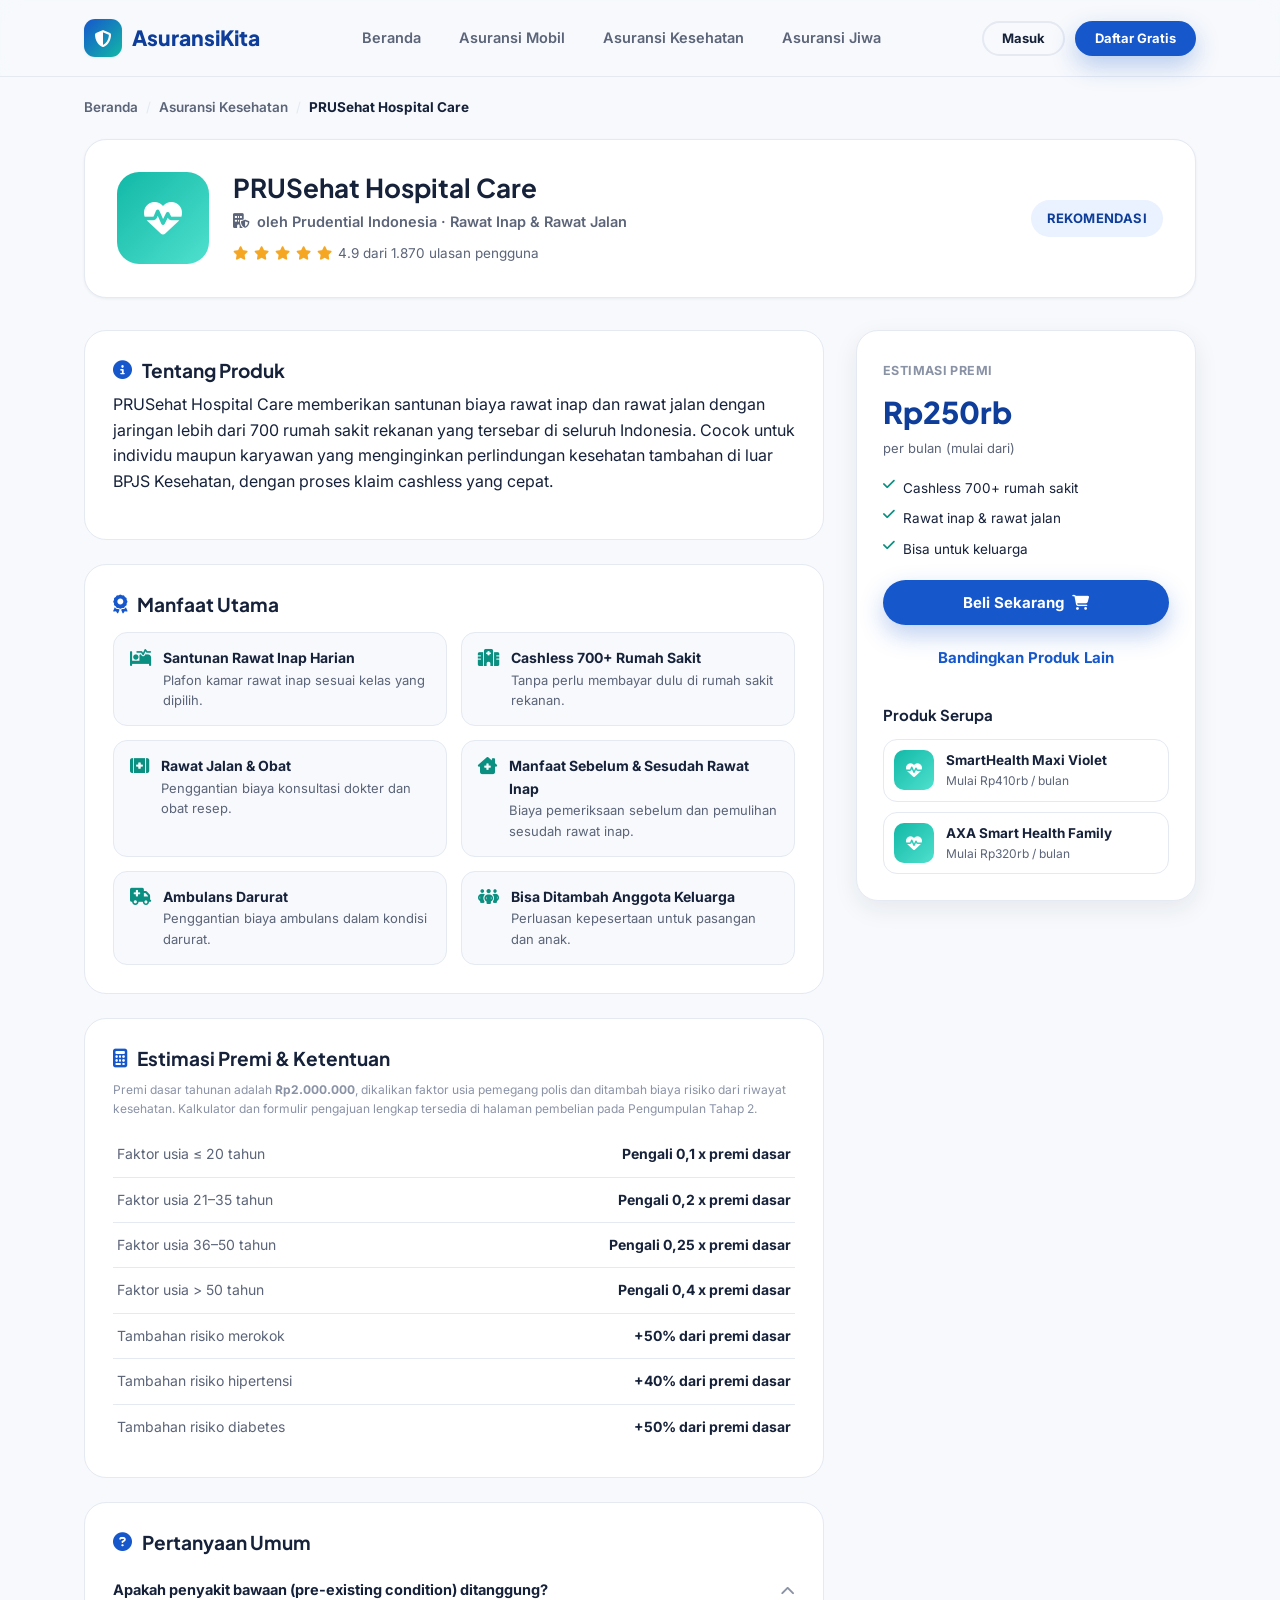
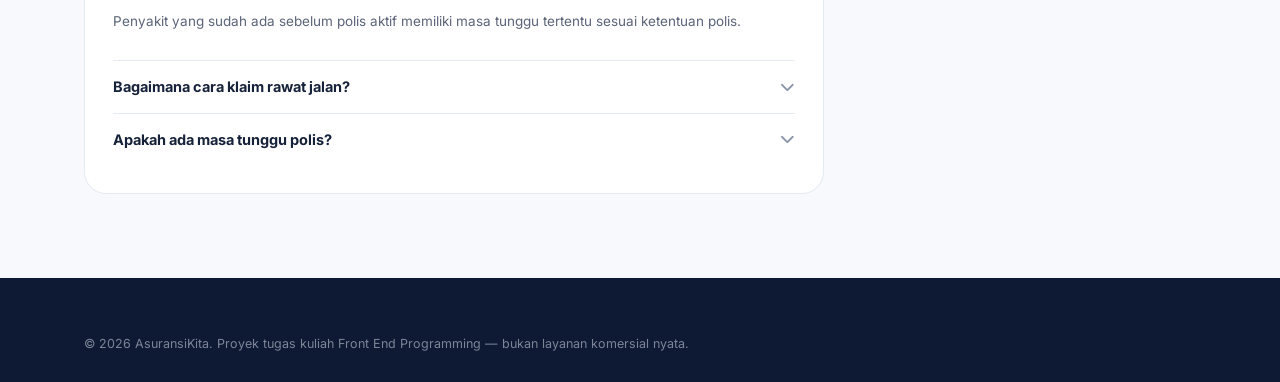
<file: detail-kesehatan.html>
<!DOCTYPE html>
<html lang="id">
<head>
<meta charset="UTF-8" />
<meta name="viewport" content="width=device-width, initial-scale=1.0" />
<title>PRUSehat Hospital Care — Asuransi Kesehatan | AsuransiKita</title>

<link rel="preconnect" href="https://fonts.googleapis.com" />
<link href="https://fonts.googleapis.com/css2?family=Inter:wght@400;500;600;700&family=Plus+Jakarta+Sans:wght@600;700;800&display=swap" rel="stylesheet" />
<link rel="stylesheet" href="https://cdnjs.cloudflare.com/ajax/libs/font-awesome/6.5.2/css/all.min.css" />
<link rel="stylesheet" href="css/style.css" />
</head>
<body>

<header class="navbar">
  <div class="container">
    <a href="index.html" class="brand">
      <span class="brand-mark"><i class="fa-solid fa-shield-halved"></i></span>
      AsuransiKita
    </a>
    <nav class="nav-links nav-links-primary">
      <a href="index.html">Beranda</a>
      <a href="index.html#produk-mobil">Asuransi Mobil</a>
      <a href="index.html#produk-kesehatan">Asuransi Kesehatan</a>
      <a href="index.html#produk-jiwa">Asuransi Jiwa</a>
    </nav>
    <div class="nav-cta">
      <a href="login.html" class="btn btn-outline btn-sm">Masuk</a>
      <a href="signup.html" class="btn btn-primary btn-sm">Daftar Gratis</a>
      <button class="nav-toggle" aria-label="Buka menu"><i class="fa-solid fa-bars"></i></button>
    </div>
  </div>
</header>

<main class="container">

  <nav class="breadcrumb">
    <a href="index.html">Beranda</a>
    <span class="sep">/</span>
    <a href="index.html#produk-kesehatan">Asuransi Kesehatan</a>
    <span class="sep">/</span>
    <span class="current">PRUSehat Hospital Care</span>
  </nav>

  <section class="detail-hero">
    <span class="product-icon icon-kesehatan"><i class="fa-solid fa-heart-pulse"></i></span>
    <div>
      <h1>PRUSehat Hospital Care</h1>
      <div class="insurer-line"><i class="fa-solid fa-building-shield"></i> oleh Prudential Indonesia &middot; Rawat Inap & Rawat Jalan</div>
      <div class="rating">
        <i class="fa-solid fa-star"></i><i class="fa-solid fa-star"></i><i class="fa-solid fa-star"></i><i class="fa-solid fa-star"></i><i class="fa-solid fa-star"></i>
        4.9 dari 1.870 ulasan pengguna
      </div>
    </div>
    <span class="badge" style="font-size:13px; padding:8px 16px;">Rekomendasi</span>
  </section>

  <div class="detail-layout">
    <div>

      <div class="detail-card">
        <h2><i class="fa-solid fa-circle-info"></i> Tentang Produk</h2>
        <p>
          PRUSehat Hospital Care memberikan santunan biaya rawat inap dan rawat jalan dengan jaringan lebih dari
          700 rumah sakit rekanan yang tersebar di seluruh Indonesia. Cocok untuk individu maupun karyawan yang
          menginginkan perlindungan kesehatan tambahan di luar BPJS Kesehatan, dengan proses klaim cashless yang cepat.
        </p>
      </div>

      <div class="detail-card">
        <h2><i class="fa-solid fa-award"></i> Manfaat Utama</h2>
        <div class="benefit-grid">
          <div class="benefit-item">
            <i class="fa-solid fa-bed-pulse"></i>
            <div><div class="b-title">Santunan Rawat Inap Harian</div><div class="b-desc">Plafon kamar rawat inap sesuai kelas yang dipilih.</div></div>
          </div>
          <div class="benefit-item">
            <i class="fa-solid fa-hospital"></i>
            <div><div class="b-title">Cashless 700+ Rumah Sakit</div><div class="b-desc">Tanpa perlu membayar dulu di rumah sakit rekanan.</div></div>
          </div>
          <div class="benefit-item">
            <i class="fa-solid fa-kit-medical"></i>
            <div><div class="b-title">Rawat Jalan & Obat</div><div class="b-desc">Penggantian biaya konsultasi dokter dan obat resep.</div></div>
          </div>
          <div class="benefit-item">
            <i class="fa-solid fa-house-chimney-medical"></i>
            <div><div class="b-title">Manfaat Sebelum & Sesudah Rawat Inap</div><div class="b-desc">Biaya pemeriksaan sebelum dan pemulihan sesudah rawat inap.</div></div>
          </div>
          <div class="benefit-item">
            <i class="fa-solid fa-truck-medical"></i>
            <div><div class="b-title">Ambulans Darurat</div><div class="b-desc">Penggantian biaya ambulans dalam kondisi darurat.</div></div>
          </div>
          <div class="benefit-item">
            <i class="fa-solid fa-people-group"></i>
            <div><div class="b-title">Bisa Ditambah Anggota Keluarga</div><div class="b-desc">Perluasan kepesertaan untuk pasangan dan anak.</div></div>
          </div>
        </div>
      </div>

      <div class="detail-card">
        <h2><i class="fa-solid fa-calculator"></i> Estimasi Premi & Ketentuan</h2>
        <p class="fine-print" style="margin-bottom:14px;">
          Premi dasar tahunan adalah <strong>Rp2.000.000</strong>, dikalikan faktor usia pemegang polis dan ditambah
          biaya risiko dari riwayat kesehatan. Kalkulator dan formulir pengajuan lengkap tersedia di halaman pembelian
          pada Pengumpulan Tahap 2.
        </p>
        <table class="info-table">
          <tr><td>Faktor usia &le; 20 tahun</td><td>Pengali 0,1 x premi dasar</td></tr>
          <tr><td>Faktor usia 21&ndash;35 tahun</td><td>Pengali 0,2 x premi dasar</td></tr>
          <tr><td>Faktor usia 36&ndash;50 tahun</td><td>Pengali 0,25 x premi dasar</td></tr>
          <tr><td>Faktor usia &gt; 50 tahun</td><td>Pengali 0,4 x premi dasar</td></tr>
          <tr><td>Tambahan risiko merokok</td><td>+50% dari premi dasar</td></tr>
          <tr><td>Tambahan risiko hipertensi</td><td>+40% dari premi dasar</td></tr>
          <tr><td>Tambahan risiko diabetes</td><td>+50% dari premi dasar</td></tr>
        </table>
      </div>

      <div class="detail-card">
        <h2><i class="fa-solid fa-circle-question"></i> Pertanyaan Umum</h2>

        <details class="faq-item" open>
          <summary>Apakah penyakit bawaan (pre-existing condition) ditanggung? <i class="fa-solid fa-chevron-down"></i></summary>
          <p>Penyakit yang sudah ada sebelum polis aktif memiliki masa tunggu tertentu sesuai ketentuan polis.</p>
        </details>
        <details class="faq-item">
          <summary>Bagaimana cara klaim rawat jalan? <i class="fa-solid fa-chevron-down"></i></summary>
          <p>Klaim rawat jalan dapat diajukan melalui aplikasi dengan mengunggah kuitansi dan resep dokter.</p>
        </details>
        <details class="faq-item">
          <summary>Apakah ada masa tunggu polis? <i class="fa-solid fa-chevron-down"></i></summary>
          <p>Masa tunggu umum berlaku 30 hari untuk rawat jalan dan 12 bulan untuk kondisi tertentu.</p>
        </details>
      </div>

    </div>

    <aside>
      <div class="sticky-buy">
        <span class="from">Estimasi Premi</span>
        <div class="amount">Rp250rb</div>
        <div class="per">per bulan (mulai dari)</div>

        <ul class="mini-check">
          <li><i class="fa-solid fa-check"></i> Cashless 700+ rumah sakit</li>
          <li><i class="fa-solid fa-check"></i> Rawat inap & rawat jalan</li>
          <li><i class="fa-solid fa-check"></i> Bisa untuk keluarga</li>
        </ul>

        <a href="beli-kesehatan.html" class="btn btn-primary btn-block">
          Beli Sekarang <i class="fa-solid fa-cart-shopping"></i>
        </a>
        <a href="index.html#produk-kesehatan" class="btn btn-ghost btn-block" style="margin-top:10px;">Bandingkan Produk Lain</a>

        <h4 class="related-title">Produk Serupa</h4>
        <div class="related-list">
          <a class="related-item" href="detail-kesehatan.html">
            <span class="product-icon icon-kesehatan" style="width:40px;height:40px;font-size:16px;border-radius:10px;"><i class="fa-solid fa-heart-pulse"></i></span>
            <div><div class="r-name">SmartHealth Maxi Violet</div><div class="r-price">Mulai Rp410rb / bulan</div></div>
          </a>
          <a class="related-item" href="detail-kesehatan.html">
            <span class="product-icon icon-kesehatan" style="width:40px;height:40px;font-size:16px;border-radius:10px;"><i class="fa-solid fa-heart-pulse"></i></span>
            <div><div class="r-name">AXA Smart Health Family</div><div class="r-price">Mulai Rp320rb / bulan</div></div>
          </a>
        </div>
      </div>
    </aside>
  </div>

</main>

<footer class="site-footer" style="margin-top:60px;">
  <div class="container">
    <div class="footer-bottom" style="border-top:none; margin-top:0; padding-top:0;">
      <span>&copy; 2026 AsuransiKita. Proyek tugas kuliah Front End Programming — bukan layanan komersial nyata.</span>
    </div>
  </div>
</footer>

<script src="js/main.js"></script>
</body>
</html>
</file>
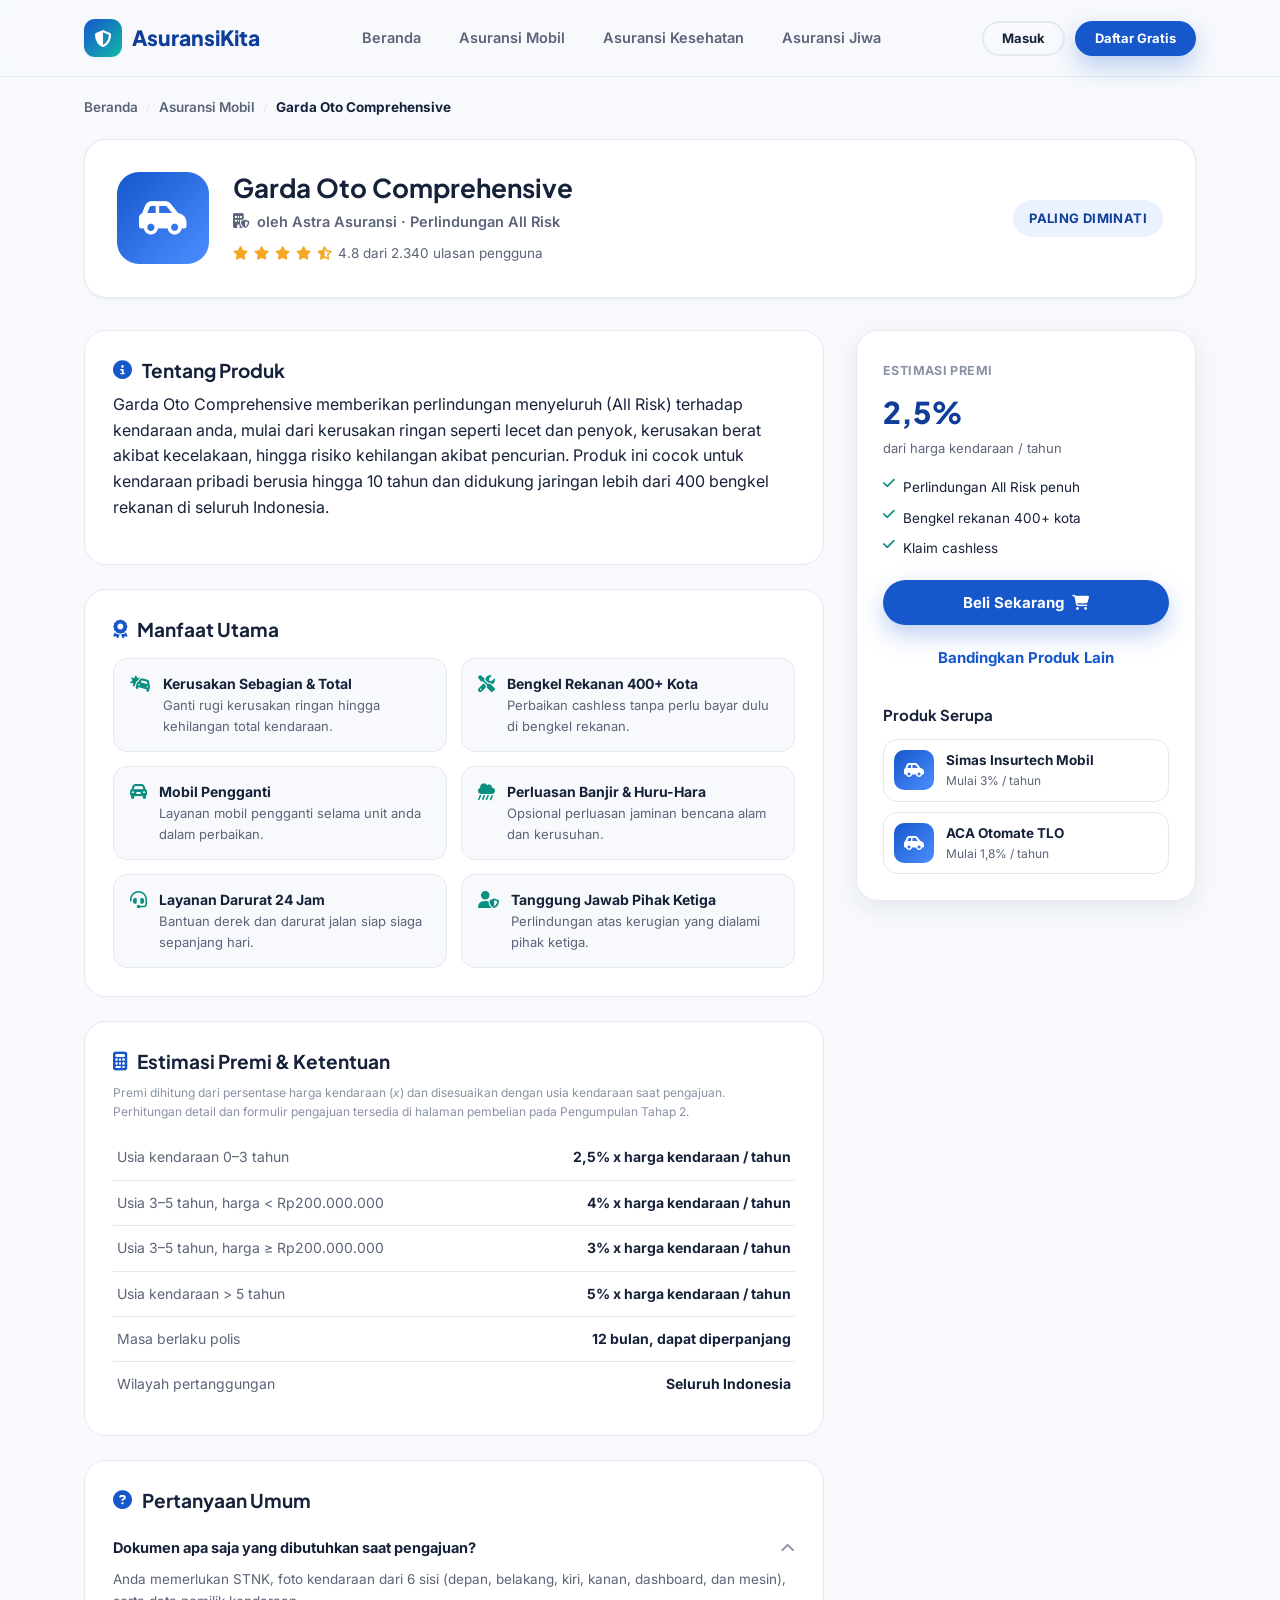
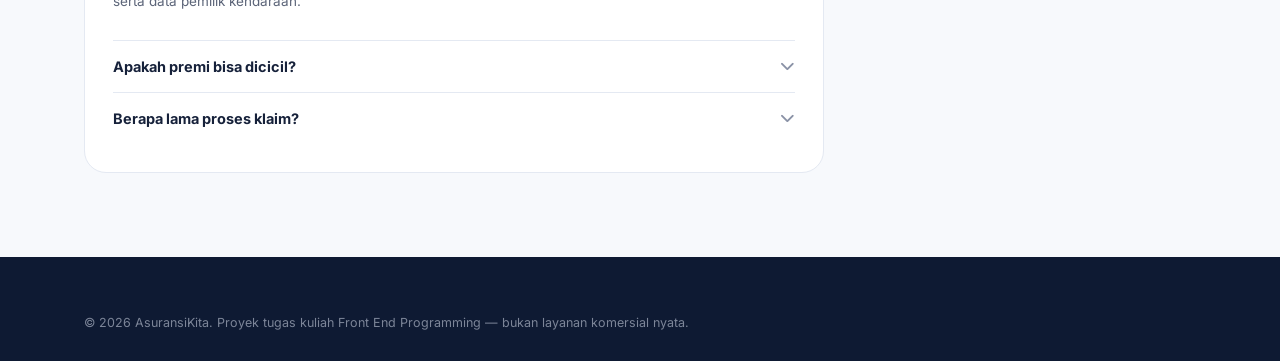
<file: detail-mobil.html>
<!DOCTYPE html>
<html lang="id">
<head>
<meta charset="UTF-8" />
<meta name="viewport" content="width=device-width, initial-scale=1.0" />
<title>Garda Oto Comprehensive — Asuransi Mobil | AsuransiKita</title>

<link rel="preconnect" href="https://fonts.googleapis.com" />
<link href="https://fonts.googleapis.com/css2?family=Inter:wght@400;500;600;700&family=Plus+Jakarta+Sans:wght@600;700;800&display=swap" rel="stylesheet" />
<link rel="stylesheet" href="https://cdnjs.cloudflare.com/ajax/libs/font-awesome/6.5.2/css/all.min.css" />
<link rel="stylesheet" href="css/style.css" />
</head>
<body>

<header class="navbar">
  <div class="container">
    <a href="index.html" class="brand">
      <span class="brand-mark"><i class="fa-solid fa-shield-halved"></i></span>
      AsuransiKita
    </a>
    <nav class="nav-links nav-links-primary">
      <a href="index.html">Beranda</a>
      <a href="index.html#produk-mobil">Asuransi Mobil</a>
      <a href="index.html#produk-kesehatan">Asuransi Kesehatan</a>
      <a href="index.html#produk-jiwa">Asuransi Jiwa</a>
    </nav>
    <div class="nav-cta">
      <a href="login.html" class="btn btn-outline btn-sm">Masuk</a>
      <a href="signup.html" class="btn btn-primary btn-sm">Daftar Gratis</a>
      <button class="nav-toggle" aria-label="Buka menu"><i class="fa-solid fa-bars"></i></button>
    </div>
  </div>
</header>

<main class="container">

  <nav class="breadcrumb">
    <a href="index.html">Beranda</a>
    <span class="sep">/</span>
    <a href="index.html#produk-mobil">Asuransi Mobil</a>
    <span class="sep">/</span>
    <span class="current">Garda Oto Comprehensive</span>
  </nav>

  <section class="detail-hero">
    <span class="product-icon icon-mobil"><i class="fa-solid fa-car-side"></i></span>
    <div>
      <h1>Garda Oto Comprehensive</h1>
      <div class="insurer-line"><i class="fa-solid fa-building-shield"></i> oleh Astra Asuransi &middot; Perlindungan All Risk</div>
      <div class="rating">
        <i class="fa-solid fa-star"></i><i class="fa-solid fa-star"></i><i class="fa-solid fa-star"></i><i class="fa-solid fa-star"></i><i class="fa-solid fa-star-half-stroke"></i>
        4.8 dari 2.340 ulasan pengguna
      </div>
    </div>
    <span class="badge" style="font-size:13px; padding:8px 16px;">Paling Diminati</span>
  </section>

  <div class="detail-layout">
    <div>

      <div class="detail-card">
        <h2><i class="fa-solid fa-circle-info"></i> Tentang Produk</h2>
        <p>
          Garda Oto Comprehensive memberikan perlindungan menyeluruh (All Risk) terhadap kendaraan anda,
          mulai dari kerusakan ringan seperti lecet dan penyok, kerusakan berat akibat kecelakaan,
          hingga risiko kehilangan akibat pencurian. Produk ini cocok untuk kendaraan pribadi berusia
          hingga 10 tahun dan didukung jaringan lebih dari 400 bengkel rekanan di seluruh Indonesia.
        </p>
      </div>

      <div class="detail-card">
        <h2><i class="fa-solid fa-award"></i> Manfaat Utama</h2>
        <div class="benefit-grid">
          <div class="benefit-item">
            <i class="fa-solid fa-car-burst"></i>
            <div><div class="b-title">Kerusakan Sebagian & Total</div><div class="b-desc">Ganti rugi kerusakan ringan hingga kehilangan total kendaraan.</div></div>
          </div>
          <div class="benefit-item">
            <i class="fa-solid fa-screwdriver-wrench"></i>
            <div><div class="b-title">Bengkel Rekanan 400+ Kota</div><div class="b-desc">Perbaikan cashless tanpa perlu bayar dulu di bengkel rekanan.</div></div>
          </div>
          <div class="benefit-item">
            <i class="fa-solid fa-car-rear"></i>
            <div><div class="b-title">Mobil Pengganti</div><div class="b-desc">Layanan mobil pengganti selama unit anda dalam perbaikan.</div></div>
          </div>
          <div class="benefit-item">
            <i class="fa-solid fa-cloud-showers-heavy"></i>
            <div><div class="b-title">Perluasan Banjir & Huru-Hara</div><div class="b-desc">Opsional perluasan jaminan bencana alam dan kerusuhan.</div></div>
          </div>
          <div class="benefit-item">
            <i class="fa-solid fa-headset"></i>
            <div><div class="b-title">Layanan Darurat 24 Jam</div><div class="b-desc">Bantuan derek dan darurat jalan siap siaga sepanjang hari.</div></div>
          </div>
          <div class="benefit-item">
            <i class="fa-solid fa-user-shield"></i>
            <div><div class="b-title">Tanggung Jawab Pihak Ketiga</div><div class="b-desc">Perlindungan atas kerugian yang dialami pihak ketiga.</div></div>
          </div>
        </div>
      </div>

      <div class="detail-card">
        <h2><i class="fa-solid fa-calculator"></i> Estimasi Premi & Ketentuan</h2>
        <p class="fine-print" style="margin-bottom:14px;">
          Premi dihitung dari persentase harga kendaraan (<em>x</em>) dan disesuaikan dengan usia kendaraan saat pengajuan.
          Perhitungan detail dan formulir pengajuan tersedia di halaman pembelian pada Pengumpulan Tahap 2.
        </p>
        <table class="info-table">
          <tr><td>Usia kendaraan 0&ndash;3 tahun</td><td>2,5% x harga kendaraan / tahun</td></tr>
          <tr><td>Usia 3&ndash;5 tahun, harga &lt; Rp200.000.000</td><td>4% x harga kendaraan / tahun</td></tr>
          <tr><td>Usia 3&ndash;5 tahun, harga &ge; Rp200.000.000</td><td>3% x harga kendaraan / tahun</td></tr>
          <tr><td>Usia kendaraan &gt; 5 tahun</td><td>5% x harga kendaraan / tahun</td></tr>
          <tr><td>Masa berlaku polis</td><td>12 bulan, dapat diperpanjang</td></tr>
          <tr><td>Wilayah pertanggungan</td><td>Seluruh Indonesia</td></tr>
        </table>
      </div>

      <div class="detail-card">
        <h2><i class="fa-solid fa-circle-question"></i> Pertanyaan Umum</h2>

        <details class="faq-item" open>
          <summary>Dokumen apa saja yang dibutuhkan saat pengajuan? <i class="fa-solid fa-chevron-down"></i></summary>
          <p>Anda memerlukan STNK, foto kendaraan dari 6 sisi (depan, belakang, kiri, kanan, dashboard, dan mesin), serta data pemilik kendaraan.</p>
        </details>
        <details class="faq-item">
          <summary>Apakah premi bisa dicicil? <i class="fa-solid fa-chevron-down"></i></summary>
          <p>Tersedia opsi cicilan 3, 6, dan 12 bulan melalui mitra pembayaran yang bekerja sama dengan AsuransiKita.</p>
        </details>
        <details class="faq-item">
          <summary>Berapa lama proses klaim? <i class="fa-solid fa-chevron-down"></i></summary>
          <p>Klaim kerusakan ringan di bengkel rekanan umumnya diproses 1&ndash;3 hari kerja setelah survey.</p>
        </details>
      </div>

    </div>

    <aside>
      <div class="sticky-buy">
        <span class="from">Estimasi Premi</span>
        <div class="amount">2,5%</div>
        <div class="per">dari harga kendaraan / tahun</div>

        <ul class="mini-check">
          <li><i class="fa-solid fa-check"></i> Perlindungan All Risk penuh</li>
          <li><i class="fa-solid fa-check"></i> Bengkel rekanan 400+ kota</li>
          <li><i class="fa-solid fa-check"></i> Klaim cashless</li>
        </ul>

        <a href="beli-mobil.html" class="btn btn-primary btn-block">
          Beli Sekarang <i class="fa-solid fa-cart-shopping"></i>
        </a>
        <a href="index.html#produk-mobil" class="btn btn-ghost btn-block" style="margin-top:10px;">Bandingkan Produk Lain</a>

        <h4 class="related-title">Produk Serupa</h4>
        <div class="related-list">
          <a class="related-item" href="detail-mobil.html">
            <span class="product-icon icon-mobil" style="width:40px;height:40px;font-size:16px;border-radius:10px;"><i class="fa-solid fa-car-side"></i></span>
            <div><div class="r-name">Simas Insurtech Mobil</div><div class="r-price">Mulai 3% / tahun</div></div>
          </a>
          <a class="related-item" href="detail-mobil.html">
            <span class="product-icon icon-mobil" style="width:40px;height:40px;font-size:16px;border-radius:10px;"><i class="fa-solid fa-car-side"></i></span>
            <div><div class="r-name">ACA Otomate TLO</div><div class="r-price">Mulai 1,8% / tahun</div></div>
          </a>
        </div>
      </div>
    </aside>
  </div>

</main>

<footer class="site-footer" style="margin-top:60px;">
  <div class="container">
    <div class="footer-bottom" style="border-top:none; margin-top:0; padding-top:0;">
      <span>&copy; 2026 AsuransiKita. Proyek tugas kuliah Front End Programming — bukan layanan komersial nyata.</span>
    </div>
  </div>
</footer>

<script src="js/main.js"></script>
</body>
</html>
</file>
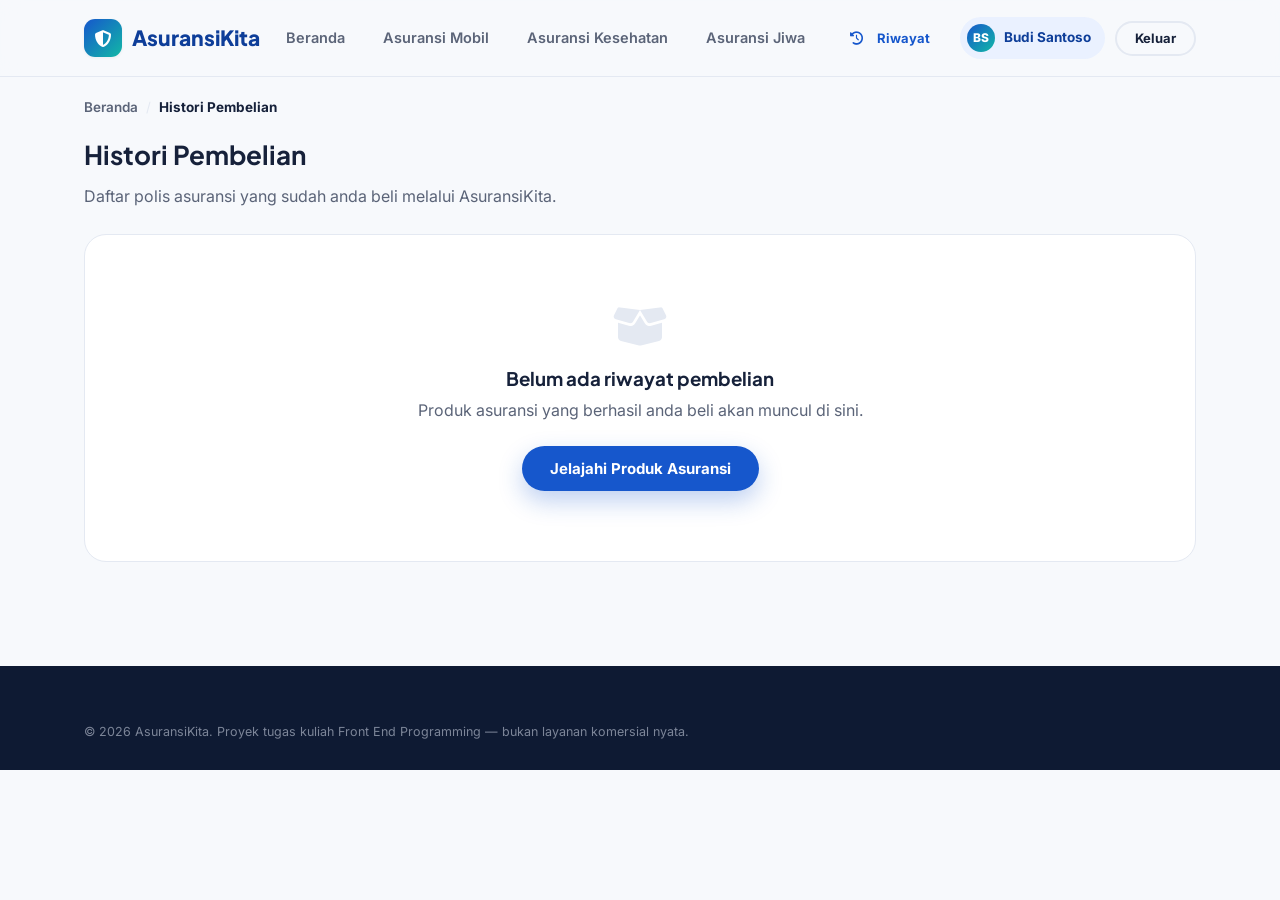
<file: histori.html>
<!DOCTYPE html>
<html lang="id">
<head>
<meta charset="UTF-8" />
<meta name="viewport" content="width=device-width, initial-scale=1.0" />
<title>Histori Pembelian — AsuransiKita</title>

<link rel="preconnect" href="https://fonts.googleapis.com" />
<link href="https://fonts.googleapis.com/css2?family=Inter:wght@400;500;600;700&family=Plus+Jakarta+Sans:wght@600;700;800&display=swap" rel="stylesheet" />
<link rel="stylesheet" href="https://cdnjs.cloudflare.com/ajax/libs/font-awesome/6.5.2/css/all.min.css" />
<link rel="stylesheet" href="css/style.css" />
</head>
<body>

<header class="navbar">
  <div class="container">
    <a href="index.html" class="brand">
      <span class="brand-mark"><i class="fa-solid fa-shield-halved"></i></span>
      AsuransiKita
    </a>
    <nav class="nav-links nav-links-primary">
      <a href="index.html">Beranda</a>
      <a href="index.html#produk-mobil">Asuransi Mobil</a>
      <a href="index.html#produk-kesehatan">Asuransi Kesehatan</a>
      <a href="index.html#produk-jiwa">Asuransi Jiwa</a>
    </nav>
    <div class="nav-cta">
      <a href="histori.html" class="btn btn-ghost btn-sm active"><i class="fa-solid fa-clock-rotate-left"></i>&nbsp; Riwayat</a>
      <div class="user-chip"><span class="avatar">BS</span><span class="name-text">Budi Santoso</span></div>
      <a href="index.html" id="btn-logout" class="btn btn-outline btn-sm">Keluar</a>
      <button class="nav-toggle" aria-label="Buka menu"><i class="fa-solid fa-bars"></i></button>
    </div>
  </div>
</header>

<main class="container" style="padding-bottom:60px;">
  <nav class="breadcrumb">
    <a href="index.html">Beranda</a>
    <span class="sep">/</span>
    <span class="current">Histori Pembelian</span>
  </nav>

  <div class="section-head" style="text-align:left; margin:0 0 24px; max-width:100%;">
    <h2 style="font-size:26px;">Histori Pembelian</h2>
    <p>Daftar polis asuransi yang sudah anda beli melalui AsuransiKita.</p>
  </div>

  <div id="history-empty" class="empty-state detail-card" hidden>
    <i class="fa-solid fa-box-open"></i>
    <h3>Belum ada riwayat pembelian</h3>
    <p>Produk asuransi yang berhasil anda beli akan muncul di sini.</p>
    <a href="index.html" class="btn btn-primary">Jelajahi Produk Asuransi</a>
  </div>

  <div id="history-content" class="detail-card" hidden>
    <div class="history-table-wrap">
      <table class="history-table">
        <thead>
          <tr>
            <th>Nama Produk</th>
            <th>Jenis</th>
            <th>Tanggal Pembelian</th>
            <th>Harga Dibayar</th>
            <th>Status</th>
          </tr>
        </thead>
        <tbody id="history-tbody"></tbody>
      </table>
    </div>
  </div>
</main>

<footer class="site-footer" style="margin-top:20px;">
  <div class="container">
    <div class="footer-bottom" style="border-top:none; margin-top:0; padding-top:0;">
      <span>&copy; 2026 AsuransiKita. Proyek tugas kuliah Front End Programming — bukan layanan komersial nyata.</span>
    </div>
  </div>
</footer>

<script src="js/main.js"></script>
<script src="js/insurance-calc.js"></script>
<script src="js/history.js"></script>
</body>
</html>
</file>
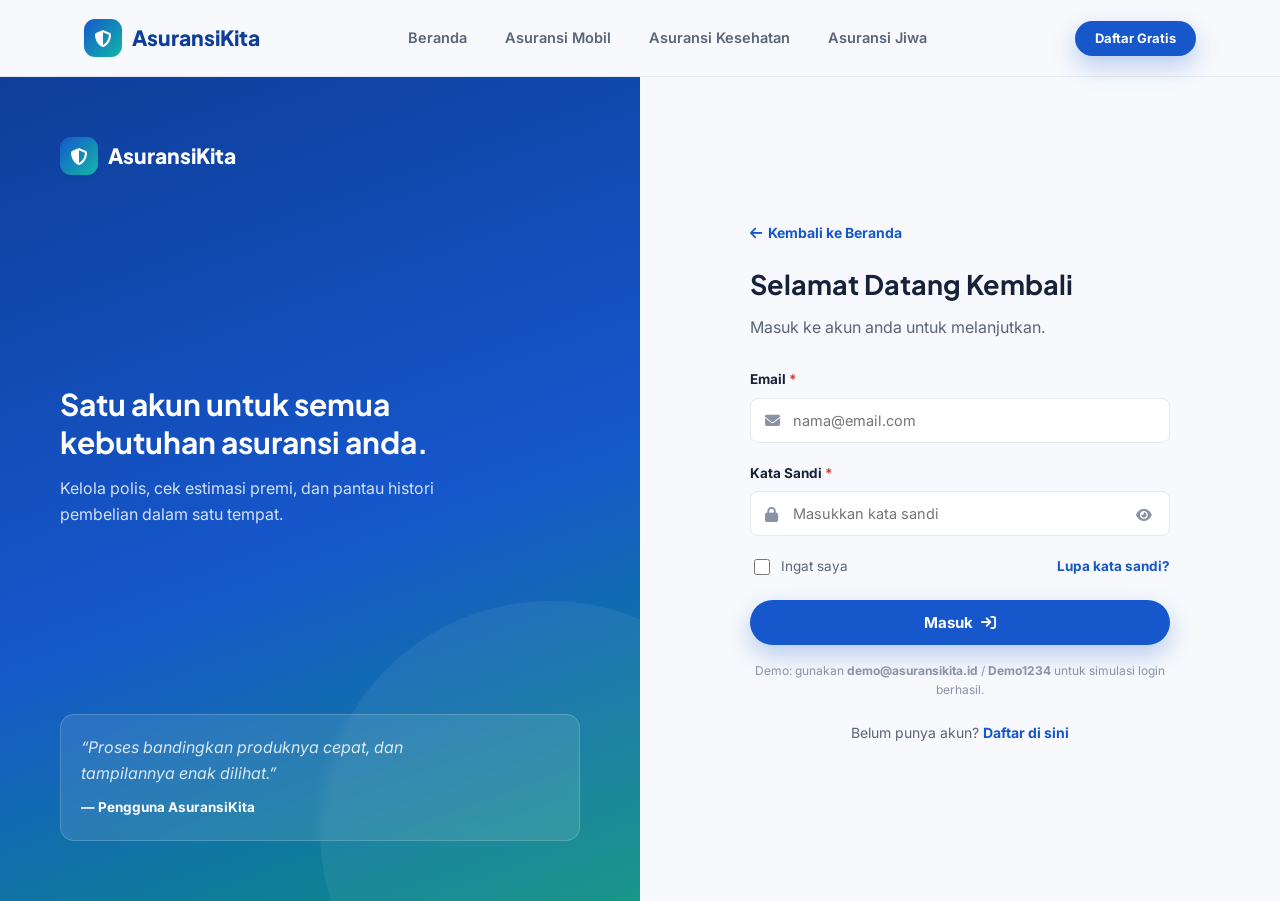
<file: login.html>
<!DOCTYPE html>
<html lang="id">
<head>
<meta charset="UTF-8" />
<meta name="viewport" content="width=device-width, initial-scale=1.0" />
<title>Masuk — AsuransiKita</title>

<link rel="preconnect" href="https://fonts.googleapis.com" />
<link href="https://fonts.googleapis.com/css2?family=Inter:wght@400;500;600;700&family=Plus+Jakarta+Sans:wght@600;700;800&display=swap" rel="stylesheet" />
<link rel="stylesheet" href="https://cdnjs.cloudflare.com/ajax/libs/font-awesome/6.5.2/css/all.min.css" />
<link rel="stylesheet" href="css/style.css" />
</head>
<body>

<header class="navbar">
  <div class="container">
    <a href="index.html" class="brand">
      <span class="brand-mark"><i class="fa-solid fa-shield-halved"></i></span>
      AsuransiKita
    </a>
    <nav class="nav-links nav-links-primary">
      <a href="index.html">Beranda</a>
      <a href="index.html#produk-mobil">Asuransi Mobil</a>
      <a href="index.html#produk-kesehatan">Asuransi Kesehatan</a>
      <a href="index.html#produk-jiwa">Asuransi Jiwa</a>
    </nav>
    <div class="nav-cta">
      <a href="signup.html" class="btn btn-primary btn-sm">Daftar Gratis</a>
      <button class="nav-toggle" aria-label="Buka menu"><i class="fa-solid fa-bars"></i></button>
    </div>
  </div>
</header>

<div class="auth-shell">

  <div class="auth-visual">
    <a href="index.html" class="brand">
      <span class="brand-mark"><i class="fa-solid fa-shield-halved"></i></span>
      AsuransiKita
    </a>

    <div>
      <h2>Satu akun untuk semua kebutuhan asuransi anda.</h2>
      <p>Kelola polis, cek estimasi premi, dan pantau histori pembelian dalam satu tempat.</p>
    </div>

    <div class="quote-card">
      <p style="margin-bottom:8px; font-style:italic;">&ldquo;Proses bandingkan produknya cepat, dan tampilannya enak dilihat.&rdquo;</p>
      <strong style="font-size:13.5px;">— Pengguna AsuransiKita</strong>
    </div>
  </div>

  <div class="auth-form-side">
    <div class="auth-card">
      <a href="index.html" class="top-link"><i class="fa-solid fa-arrow-left"></i> Kembali ke Beranda</a>
      <h1>Selamat Datang Kembali</h1>
      <p class="subtitle">Masuk ke akun anda untuk melanjutkan.</p>

      <div class="alert" id="login-alert"></div>

      <form id="login-form" novalidate>
        <div class="form-group">
          <label for="login-email">Email <span class="req">*</span></label>
          <div class="input-wrap">
            <i class="fa-solid fa-envelope field-icon"></i>
            <input type="text" id="login-email" class="form-control" placeholder="nama@email.com" autocomplete="username" />
          </div>
          <span class="field-error" id="login-email-error"></span>
        </div>

        <div class="form-group">
          <label for="login-password">Kata Sandi <span class="req">*</span></label>
          <div class="input-wrap">
            <i class="fa-solid fa-lock field-icon"></i>
            <input type="password" id="login-password" class="form-control" placeholder="Masukkan kata sandi" autocomplete="current-password" />
            <button type="button" class="toggle-visibility" id="toggle-login-password" aria-label="Tampilkan kata sandi">
              <i class="fa-solid fa-eye"></i>
            </button>
          </div>
          <span class="field-error" id="login-password-error"></span>
        </div>

        <div class="form-options">
          <label class="form-check">
            <input type="checkbox" /> Ingat saya
          </label>
          <a href="#">Lupa kata sandi?</a>
        </div>

        <button type="submit" class="btn btn-primary btn-block">Masuk <i class="fa-solid fa-arrow-right-to-bracket"></i></button>

        <p class="field-hint text-center" style="margin-top:16px;">
          Demo: gunakan <strong>demo@asuransikita.id</strong> / <strong>Demo1234</strong> untuk simulasi login berhasil.
        </p>
      </form>

      <p class="foot-note">Belum punya akun? <a href="signup.html">Daftar di sini</a></p>
    </div>
  </div>

</div>

<script src="js/main.js"></script>
<script src="js/insurance-calc.js"></script>
<script src="js/validation.js"></script>
</body>
</html>
</file>
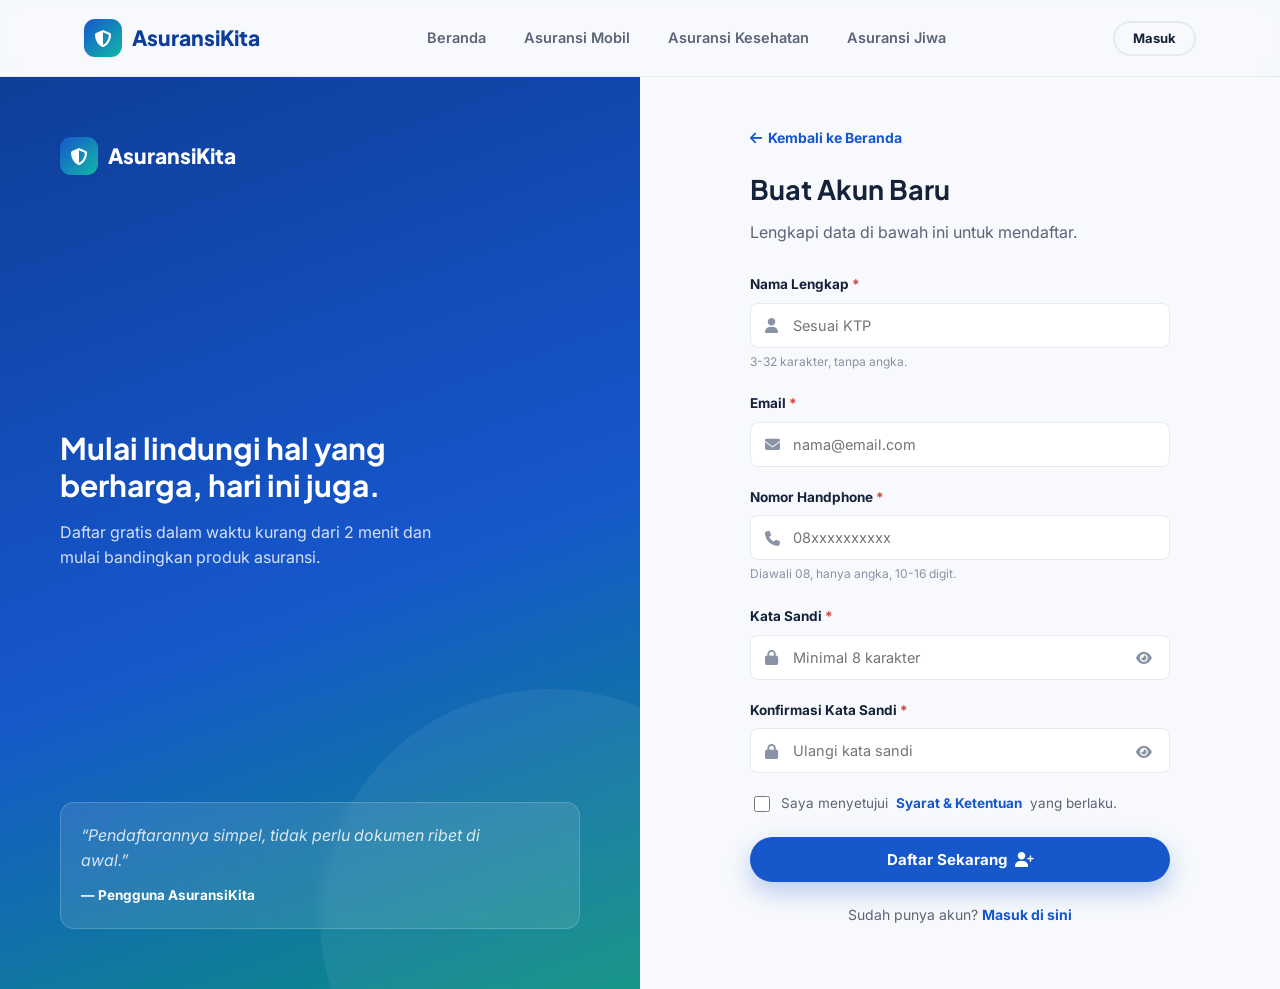
<file: signup.html>
<!DOCTYPE html>
<html lang="id">
<head>
<meta charset="UTF-8" />
<meta name="viewport" content="width=device-width, initial-scale=1.0" />
<title>Daftar Akun — AsuransiKita</title>

<link rel="preconnect" href="https://fonts.googleapis.com" />
<link href="https://fonts.googleapis.com/css2?family=Inter:wght@400;500;600;700&family=Plus+Jakarta+Sans:wght@600;700;800&display=swap" rel="stylesheet" />
<link rel="stylesheet" href="https://cdnjs.cloudflare.com/ajax/libs/font-awesome/6.5.2/css/all.min.css" />
<link rel="stylesheet" href="css/style.css" />
</head>
<body>

<header class="navbar">
  <div class="container">
    <a href="index.html" class="brand">
      <span class="brand-mark"><i class="fa-solid fa-shield-halved"></i></span>
      AsuransiKita
    </a>
    <nav class="nav-links nav-links-primary">
      <a href="index.html">Beranda</a>
      <a href="index.html#produk-mobil">Asuransi Mobil</a>
      <a href="index.html#produk-kesehatan">Asuransi Kesehatan</a>
      <a href="index.html#produk-jiwa">Asuransi Jiwa</a>
    </nav>
    <div class="nav-cta">
      <a href="login.html" class="btn btn-outline btn-sm">Masuk</a>
      <button class="nav-toggle" aria-label="Buka menu"><i class="fa-solid fa-bars"></i></button>
    </div>
  </div>
</header>

<div class="auth-shell">

  <div class="auth-visual">
    <a href="index.html" class="brand">
      <span class="brand-mark"><i class="fa-solid fa-shield-halved"></i></span>
      AsuransiKita
    </a>

    <div>
      <h2>Mulai lindungi hal yang berharga, hari ini juga.</h2>
      <p>Daftar gratis dalam waktu kurang dari 2 menit dan mulai bandingkan produk asuransi.</p>
    </div>

    <div class="quote-card">
      <p style="margin-bottom:8px; font-style:italic;">&ldquo;Pendaftarannya simpel, tidak perlu dokumen ribet di awal.&rdquo;</p>
      <strong style="font-size:13.5px;">— Pengguna AsuransiKita</strong>
    </div>
  </div>

  <div class="auth-form-side">
    <div class="auth-card">
      <a href="index.html" class="top-link"><i class="fa-solid fa-arrow-left"></i> Kembali ke Beranda</a>
      <h1>Buat Akun Baru</h1>
      <p class="subtitle">Lengkapi data di bawah ini untuk mendaftar.</p>

      <div class="alert" id="signup-alert"></div>

      <form id="signup-form" novalidate>
        <div class="form-group">
          <label for="signup-fullname">Nama Lengkap <span class="req">*</span></label>
          <div class="input-wrap">
            <i class="fa-solid fa-user field-icon"></i>
            <input type="text" id="signup-fullname" class="form-control" placeholder="Sesuai KTP" autocomplete="name" />
          </div>
          <span class="field-error" id="signup-fullname-error"></span>
          <span class="field-hint">3-32 karakter, tanpa angka.</span>
        </div>

        <div class="form-group">
          <label for="signup-email">Email <span class="req">*</span></label>
          <div class="input-wrap">
            <i class="fa-solid fa-envelope field-icon"></i>
            <input type="text" id="signup-email" class="form-control" placeholder="nama@email.com" autocomplete="email" />
          </div>
          <span class="field-error" id="signup-email-error"></span>
        </div>

        <div class="form-group">
          <label for="signup-phone">Nomor Handphone <span class="req">*</span></label>
          <div class="input-wrap">
            <i class="fa-solid fa-phone field-icon"></i>
            <input type="text" id="signup-phone" class="form-control" placeholder="08xxxxxxxxxx" autocomplete="tel" inputmode="numeric" />
          </div>
          <span class="field-error" id="signup-phone-error"></span>
          <span class="field-hint">Diawali 08, hanya angka, 10-16 digit.</span>
        </div>

        <div class="form-group">
          <label for="signup-password">Kata Sandi <span class="req">*</span></label>
          <div class="input-wrap">
            <i class="fa-solid fa-lock field-icon"></i>
            <input type="password" id="signup-password" class="form-control" placeholder="Minimal 8 karakter" autocomplete="new-password" />
            <button type="button" class="toggle-visibility" data-target="signup-password" aria-label="Tampilkan kata sandi">
              <i class="fa-solid fa-eye"></i>
            </button>
          </div>
          <span class="field-error" id="signup-password-error"></span>
        </div>

        <div class="form-group">
          <label for="signup-confirm-password">Konfirmasi Kata Sandi <span class="req">*</span></label>
          <div class="input-wrap">
            <i class="fa-solid fa-lock field-icon"></i>
            <input type="password" id="signup-confirm-password" class="form-control" placeholder="Ulangi kata sandi" autocomplete="new-password" />
            <button type="button" class="toggle-visibility" data-target="signup-confirm-password" aria-label="Tampilkan kata sandi">
              <i class="fa-solid fa-eye"></i>
            </button>
          </div>
          <span class="field-error" id="signup-confirm-password-error"></span>
        </div>

        <label class="form-check" style="margin-bottom:22px;">
          <input type="checkbox" required /> Saya menyetujui <a href="#" style="color:var(--color-primary); font-weight:700;">Syarat &amp; Ketentuan</a> yang berlaku.
        </label>

        <button type="submit" class="btn btn-primary btn-block">Daftar Sekarang <i class="fa-solid fa-user-plus"></i></button>
      </form>

      <p class="foot-note">Sudah punya akun? <a href="login.html">Masuk di sini</a></p>
    </div>
  </div>

</div>

<script src="js/main.js"></script>
<script src="js/insurance-calc.js"></script>
<script src="js/validation.js"></script>
</body>
</html>
</file>
<file: css/style.css>
/* =========================================================
   AsuransiKita — Shared Design System
   Front End Programming — Kuis 1
   Pure CSS, no framework/library.
   ========================================================= */

:root {
  /* Brand palette — trusted, modern, bright */
  --color-primary: #1657CC;
  --color-primary-dark: #0E3E99;
  --color-primary-light: #EAF1FF;
  --color-accent: #12B8A6;
  --color-accent-dark: #0B8F81;
  --color-accent-light: #E4FBF7;

  --color-bg: #F7F9FC;
  --color-surface: #FFFFFF;
  --color-border: #E4E9F2;

  --color-text: #16213A;
  --color-text-muted: #5B6478;
  --color-text-faint: #8A92A6;

  --color-success: #1E9E5A;
  --color-success-bg: #E8F8EF;
  --color-error: #D5423A;
  --color-error-bg: #FDEBEA;
  --color-warning: #B9770E;
  --color-warning-bg: #FDF3E3;

  --font-heading: "Plus Jakarta Sans", "Segoe UI", sans-serif;
  --font-body: "Inter", "Segoe UI", sans-serif;

  --radius-sm: 8px;
  --radius-md: 14px;
  --radius-lg: 22px;
  --radius-pill: 999px;

  --shadow-sm: 0 1px 3px rgba(22, 33, 58, 0.06);
  --shadow-md: 0 8px 24px rgba(22, 33, 58, 0.08);
  --shadow-lg: 0 20px 45px rgba(22, 33, 58, 0.12);

  --container-width: 1160px;
}

/* ---------- Reset ---------- */
*,
*::before,
*::after {
  box-sizing: border-box;
}

html {
  scroll-behavior: smooth;
}

body {
  margin: 0;
  font-family: var(--font-body);
  font-size: 16px;
  line-height: 1.6;
  color: var(--color-text);
  background: var(--color-bg);
  -webkit-font-smoothing: antialiased;
}

h1, h2, h3, h4, h5 {
  font-family: var(--font-heading);
  font-weight: 700;
  line-height: 1.25;
  margin: 0 0 .5em;
  color: var(--color-text);
}

p { margin: 0 0 1em; }
a { color: inherit; text-decoration: none; }
img { max-width: 100%; display: block; }
ul, ol { margin: 0; padding: 0; list-style: none; }
button { font-family: inherit; cursor: pointer; }

small.legal, .fine-print {
  font-size: 9pt;
  line-height: 1.6;
  color: var(--color-text-faint);
}

/* ---------- Layout helpers ---------- */
.container {
  width: 100%;
  max-width: var(--container-width);
  margin: 0 auto;
  padding: 0 24px;
}

.section {
  padding: 64px 0;
}

.section-head {
  max-width: 620px;
  margin: 0 auto 40px;
  text-align: center;
}

.section-head .eyebrow {
  display: inline-block;
  color: var(--color-accent-dark);
  background: var(--color-accent-light);
  font-weight: 700;
  font-size: 13px;
  letter-spacing: .04em;
  text-transform: uppercase;
  padding: 6px 14px;
  border-radius: var(--radius-pill);
  margin-bottom: 14px;
}

.section-head h2 { font-size: 32px; }
.section-head p { color: var(--color-text-muted); font-size: 16px; }

.grid {
  display: grid;
  gap: 24px;
}

.grid-3 { grid-template-columns: repeat(3, 1fr); }
.grid-2 { grid-template-columns: repeat(2, 1fr); }

@media (max-width: 900px) {
  .grid-3 { grid-template-columns: repeat(2, 1fr); }
}

@media (max-width: 640px) {
  .grid-3, .grid-2 { grid-template-columns: 1fr; }
  .section { padding: 44px 0; }
  .section-head h2 { font-size: 26px; }
}

/* ---------- Buttons ---------- */
.btn {
  display: inline-flex;
  align-items: center;
  justify-content: center;
  gap: 8px;
  border: 2px solid transparent;
  border-radius: var(--radius-pill);
  padding: 13px 26px;
  font-weight: 700;
  font-size: 15px;
  line-height: 1;
  transition: transform .15s ease, box-shadow .15s ease, background .15s ease, color .15s ease;
  white-space: nowrap;
}

.btn:active { transform: translateY(1px); }

.btn-primary {
  background: var(--color-primary);
  color: #fff;
  box-shadow: 0 10px 24px rgba(22, 87, 204, .28);
}
.btn-primary:hover { background: var(--color-primary-dark); }

.btn-accent {
  background: var(--color-accent);
  color: #fff;
  box-shadow: 0 10px 24px rgba(18, 184, 166, .28);
}
.btn-accent:hover { background: var(--color-accent-dark); }

.btn-outline {
  background: transparent;
  border-color: var(--color-border);
  color: var(--color-text);
}
.btn-outline:hover { border-color: var(--color-primary); color: var(--color-primary); }

.btn-ghost {
  background: transparent;
  color: var(--color-primary);
}
.btn-ghost:hover { background: var(--color-primary-light); }

.btn-block { width: 100%; }
.btn-sm { padding: 9px 18px; font-size: 13px; }

/* ---------- Navbar ---------- */
.navbar {
  position: sticky;
  top: 0;
  z-index: 50;
  background: rgba(247, 249, 252, .9);
  backdrop-filter: blur(10px);
  border-bottom: 1px solid var(--color-border);
}

.navbar .container {
  display: flex;
  align-items: center;
  justify-content: space-between;
  height: 76px;
}

.brand {
  display: flex;
  align-items: center;
  gap: 10px;
  font-family: var(--font-heading);
  font-weight: 800;
  font-size: 21px;
  color: var(--color-primary-dark);
}

.brand .brand-mark {
  width: 38px;
  height: 38px;
  border-radius: 11px;
  background: linear-gradient(135deg, var(--color-primary), var(--color-accent));
  display: flex;
  align-items: center;
  justify-content: center;
  color: #fff;
  font-size: 17px;
  box-shadow: var(--shadow-sm);
}

.nav-links {
  display: flex;
  align-items: center;
  gap: 6px;
}

.nav-links a:not(.btn) {
  padding: 10px 16px;
  border-radius: var(--radius-pill);
  color: var(--color-text-muted);
  font-weight: 600;
  font-size: 14.5px;
}

.nav-links a:not(.btn):hover {
  color: var(--color-primary);
  background: var(--color-primary-light);
}

.nav-cta { display: flex; align-items: center; gap: 10px; }

.nav-toggle {
  display: none;
  background: none;
  border: 1px solid var(--color-border);
  border-radius: var(--radius-sm);
  width: 42px;
  height: 42px;
  align-items: center;
  justify-content: center;
  font-size: 18px;
  color: var(--color-text);
}

@media (max-width: 860px) {
  .nav-links.nav-links-primary { display: none; }
  .nav-toggle { display: flex; }
  .nav-cta .btn-outline { display: none; }

  .navbar.nav-open .nav-links.nav-links-primary {
    display: flex;
    position: absolute;
    top: 76px;
    left: 0;
    right: 0;
    background: var(--color-surface);
    border-bottom: 1px solid var(--color-border);
    flex-direction: column;
    align-items: stretch;
    padding: 12px 20px 20px;
    gap: 4px;
    box-shadow: var(--shadow-md);
  }
  .navbar.nav-open .nav-links.nav-links-primary a { padding: 12px 14px; }
}

/* ---------- Hero ---------- */
.hero {
  padding: 72px 0 40px;
  background:
    radial-gradient(1100px 420px at 85% -10%, rgba(18,184,166,.14), transparent 60%),
    radial-gradient(900px 400px at -10% 0%, rgba(22,87,204,.12), transparent 55%);
}

.hero .container {
  display: grid;
  grid-template-columns: 1.05fr .95fr;
  gap: 48px;
  align-items: center;
}

.hero h1 { font-size: 44px; letter-spacing: -.01em; }
.hero .lead { font-size: 17.5px; color: var(--color-text-muted); max-width: 480px; }

.hero-actions { display: flex; gap: 14px; margin-top: 28px; flex-wrap: wrap; }

.trust-row {
  display: flex;
  gap: 28px;
  margin-top: 40px;
  flex-wrap: wrap;
}
.trust-row .trust-item { display: flex; align-items: center; gap: 10px; color: var(--color-text-muted); font-size: 13.5px; font-weight: 600; }
.trust-row .trust-item i { color: var(--color-accent-dark); font-size: 18px; }

.hero-art {
  position: relative;
  background: var(--color-surface);
  border-radius: var(--radius-lg);
  box-shadow: var(--shadow-lg);
  padding: 28px;
  border: 1px solid var(--color-border);
}

.hero-art .art-badge {
  position: absolute;
  top: -18px;
  right: 24px;
  background: var(--color-accent);
  color: #fff;
  font-weight: 700;
  font-size: 13px;
  padding: 10px 18px;
  border-radius: var(--radius-pill);
  box-shadow: 0 10px 20px rgba(18,184,166,.35);
}

.mini-stat-grid { display: grid; grid-template-columns: 1fr 1fr; gap: 16px; margin-top: 18px; }
.mini-stat {
  background: var(--color-bg);
  border: 1px solid var(--color-border);
  border-radius: var(--radius-md);
  padding: 16px;
}
.mini-stat .num { font-family: var(--font-heading); font-size: 22px; font-weight: 800; color: var(--color-primary-dark); }
.mini-stat .lbl { font-size: 12.5px; color: var(--color-text-muted); font-weight: 600; }

.category-strip {
  display: flex;
  gap: 12px;
  margin-top: 22px;
}
.category-pill {
  flex: 1;
  display: flex;
  flex-direction: column;
  align-items: center;
  gap: 8px;
  padding: 16px 10px;
  border-radius: var(--radius-md);
  border: 1px solid var(--color-border);
  background: var(--color-surface);
  font-size: 12.5px;
  font-weight: 700;
  color: var(--color-text);
}
.category-pill i { font-size: 20px; color: var(--color-primary); }

@media (max-width: 900px) {
  .hero .container { grid-template-columns: 1fr; }
  .hero h1 { font-size: 34px; }
  .hero-art { order: -1; }
}

/* ---------- Product cards ---------- */
.product-card {
  background: var(--color-surface);
  border: 1px solid var(--color-border);
  border-radius: var(--radius-lg);
  padding: 24px;
  display: flex;
  flex-direction: column;
  gap: 14px;
  transition: transform .18s ease, box-shadow .18s ease, border-color .18s ease;
  height: 100%;
}

.product-card:hover {
  transform: translateY(-4px);
  box-shadow: var(--shadow-md);
  border-color: transparent;
}

.product-card .card-top {
  display: flex;
  align-items: center;
  justify-content: space-between;
}

.product-icon {
  width: 52px;
  height: 52px;
  border-radius: 14px;
  display: flex;
  align-items: center;
  justify-content: center;
  font-size: 22px;
  color: #fff;
}
.product-icon.icon-mobil { background: linear-gradient(135deg, #1657CC, #4C8DFF); }
.product-icon.icon-kesehatan { background: linear-gradient(135deg, #12B8A6, #4FE0CE); }
.product-icon.icon-jiwa { background: linear-gradient(135deg, #7C4FE0, #B08CF0); }

.badge {
  font-size: 11.5px;
  font-weight: 700;
  padding: 5px 12px;
  border-radius: var(--radius-pill);
  background: var(--color-primary-light);
  color: var(--color-primary-dark);
  text-transform: uppercase;
  letter-spacing: .03em;
}

.product-card h3 { font-size: 18px; margin-bottom: 2px; }
.product-card .insurer { font-size: 13px; color: var(--color-text-faint); font-weight: 600; }
.product-card .desc { color: var(--color-text-muted); font-size: 14px; flex-grow: 1; }

.product-card .feat-list { display: flex; flex-direction: column; gap: 6px; margin: 4px 0; }
.product-card .feat-list li { font-size: 13.5px; color: var(--color-text); display: flex; gap: 8px; align-items: flex-start; }
.product-card .feat-list i { color: var(--color-accent-dark); margin-top: 3px; font-size: 12px; }

.product-card .card-foot {
  display: flex;
  align-items: center;
  justify-content: space-between;
  border-top: 1px solid var(--color-border);
  padding-top: 14px;
  margin-top: auto;
}

.price-tag .from { font-size: 11.5px; color: var(--color-text-faint); display: block; }
.price-tag .amount { font-family: var(--font-heading); font-weight: 800; color: var(--color-primary-dark); font-size: 17px; }

/* ---------- Section variants ---------- */
.section-alt { background: var(--color-surface); border-top: 1px solid var(--color-border); border-bottom: 1px solid var(--color-border); }

.category-tabs {
  display: flex;
  justify-content: center;
  gap: 10px;
  margin-bottom: 36px;
  flex-wrap: wrap;
}
.category-tabs a {
  padding: 10px 20px;
  border-radius: var(--radius-pill);
  border: 1px solid var(--color-border);
  font-weight: 700;
  font-size: 14px;
  color: var(--color-text-muted);
  background: var(--color-surface);
}
.category-tabs a.active,
.category-tabs a:hover {
  background: var(--color-primary);
  border-color: var(--color-primary);
  color: #fff;
}

/* ---------- How it works ---------- */
.steps { display: grid; grid-template-columns: repeat(4, 1fr); gap: 20px; }
.step { text-align: center; padding: 8px; }
.step .step-num {
  width: 44px; height: 44px; margin: 0 auto 14px;
  border-radius: 50%;
  background: var(--color-primary-light);
  color: var(--color-primary-dark);
  display: flex; align-items: center; justify-content: center;
  font-weight: 800; font-family: var(--font-heading);
}
.step h4 { font-size: 15.5px; }
.step p { font-size: 13.5px; color: var(--color-text-muted); margin: 0; }

@media (max-width: 760px) {
  .steps { grid-template-columns: repeat(2, 1fr); }
}

/* ---------- Footer ---------- */
.site-footer {
  background: #0E1A33;
  color: #B9C2D6;
  padding: 56px 0 28px;
  margin-top: 40px;
}
.site-footer h5 { color: #fff; font-size: 15px; margin-bottom: 16px; }
.footer-grid { display: grid; grid-template-columns: 2fr 1fr 1fr 1fr; gap: 32px; }
.footer-grid .brand { color: #fff; }
.footer-grid p.tagline { color: #8A93AC; font-size: 13.5px; max-width: 280px; }
.footer-grid ul li { margin-bottom: 10px; }
.footer-grid ul li a { color: #B9C2D6; font-size: 13.5px; }
.footer-grid ul li a:hover { color: #fff; }
.footer-bottom {
  border-top: 1px solid rgba(255,255,255,.08);
  margin-top: 40px;
  padding-top: 20px;
  display: flex;
  justify-content: space-between;
  flex-wrap: wrap;
  gap: 10px;
  font-size: 12.5px;
  color: #7C8598;
}
.social-row { display: flex; gap: 10px; }
.social-row a {
  width: 34px; height: 34px; border-radius: 50%;
  background: rgba(255,255,255,.06);
  display: flex; align-items: center; justify-content: center;
  color: #fff; font-size: 14px;
}
.social-row a:hover { background: var(--color-accent); }

@media (max-width: 760px) {
  .footer-grid { grid-template-columns: 1fr 1fr; }
}

/* ---------- Auth pages (login/signup) ---------- */
.auth-shell {
  min-height: calc(100vh - 76px);
  display: grid;
  grid-template-columns: 1fr 1fr;
}

.auth-visual {
  background:
    linear-gradient(160deg, var(--color-primary-dark), var(--color-primary) 55%, var(--color-accent-dark));
  color: #fff;
  padding: 60px;
  display: flex;
  flex-direction: column;
  justify-content: space-between;
  position: relative;
  overflow: hidden;
}
.auth-visual::after {
  content: "";
  position: absolute;
  width: 460px; height: 460px;
  border-radius: 50%;
  background: rgba(255,255,255,.06);
  right: -140px; bottom: -160px;
}
.auth-visual .brand { color: #fff; }
.auth-visual h2 { color: #fff; font-size: 30px; max-width: 420px; margin-top: 40px; }
.auth-visual p { color: rgba(255,255,255,.82); max-width: 400px; }
.auth-visual .quote-card {
  background: rgba(255,255,255,.1);
  border: 1px solid rgba(255,255,255,.18);
  border-radius: var(--radius-md);
  padding: 20px;
  backdrop-filter: blur(6px);
  position: relative;
  z-index: 1;
}

.auth-form-side {
  display: flex;
  align-items: center;
  justify-content: center;
  padding: 48px 24px;
}

.auth-card {
  width: 100%;
  max-width: 420px;
}

.auth-card .top-link {
  font-size: 14px;
  font-weight: 700;
  color: var(--color-primary);
  margin-bottom: 24px;
  display: inline-flex;
  align-items: center;
  gap: 6px;
}

.auth-card h1 { font-size: 27px; }
.auth-card > p.subtitle { color: var(--color-text-muted); margin-bottom: 28px; }

@media (max-width: 900px) {
  .auth-shell { grid-template-columns: 1fr; }
  .auth-visual { display: none; }
}

/* ---------- Forms ---------- */
.form-group { margin-bottom: 20px; }
.form-row { display: grid; grid-template-columns: 1fr 1fr; gap: 16px; }
@media (max-width: 520px) { .form-row { grid-template-columns: 1fr; } }

.form-group label {
  display: block;
  font-size: 13.5px;
  font-weight: 700;
  margin-bottom: 7px;
  color: var(--color-text);
}
.form-group .req { color: var(--color-error); }

.input-wrap { position: relative; }
.input-wrap i.field-icon {
  position: absolute;
  left: 15px;
  top: 50%;
  transform: translateY(-50%);
  color: var(--color-text-faint);
  font-size: 15px;
}
.input-wrap .toggle-visibility {
  position: absolute;
  right: 12px;
  top: 50%;
  transform: translateY(-50%);
  background: none;
  border: none;
  color: var(--color-text-faint);
  font-size: 14px;
  padding: 6px;
}

.form-control {
  width: 100%;
  padding: 13px 16px 13px 42px;
  border-radius: var(--radius-sm);
  border: 1.5px solid var(--color-border);
  background: var(--color-surface);
  font-size: 14.5px;
  font-family: inherit;
  color: var(--color-text);
  transition: border-color .15s ease, box-shadow .15s ease;
}
.form-control:focus {
  outline: none;
  border-color: var(--color-primary);
  box-shadow: 0 0 0 4px var(--color-primary-light);
}
.form-control.no-icon { padding-left: 16px; }
.form-control.is-invalid { border-color: var(--color-error); }
.form-control.is-valid { border-color: var(--color-success); }

select.form-control { padding-left: 16px; appearance: none; background: url("data:image/svg+xml;charset=UTF-8,%3Csvg xmlns='http://www.w3.org/2000/svg' width='14' height='9'%3E%3Cpath d='M1 1l6 6 6-6' stroke='%235B6478' stroke-width='2' fill='none' fill-rule='evenodd'/%3E%3C/svg%3E") no-repeat right 16px center; }

.field-error {
  display: none;
  color: var(--color-error);
  font-size: 12.5px;
  margin-top: 6px;
  font-weight: 600;
}
.field-error.show { display: block; }

.field-hint { font-size: 12px; color: var(--color-text-faint); margin-top: 6px; }

.form-check { display: flex; align-items: center; gap: 8px; font-size: 13.5px; color: var(--color-text-muted); }
.form-check input { width: 16px; height: 16px; }

.form-options {
  display: flex;
  align-items: center;
  justify-content: space-between;
  margin-bottom: 22px;
  font-size: 13.5px;
}
.form-options a { color: var(--color-primary); font-weight: 700; }

.divider {
  display: flex;
  align-items: center;
  gap: 14px;
  margin: 24px 0;
  color: var(--color-text-faint);
  font-size: 12.5px;
  font-weight: 700;
  text-transform: uppercase;
}
.divider::before, .divider::after { content: ""; height: 1px; background: var(--color-border); flex: 1; }

.foot-note {
  text-align: center;
  margin-top: 22px;
  font-size: 14px;
  color: var(--color-text-muted);
}
.foot-note a { color: var(--color-primary); font-weight: 700; }

/* ---------- Alerts / toasts ---------- */
.alert {
  display: none;
  align-items: flex-start;
  gap: 12px;
  padding: 14px 16px;
  border-radius: var(--radius-sm);
  font-size: 13.5px;
  font-weight: 600;
  margin-bottom: 20px;
}
.alert.show { display: flex; }
.alert i { font-size: 16px; margin-top: 1px; }
.alert-success { background: var(--color-success-bg); color: var(--color-success); }
.alert-error { background: var(--color-error-bg); color: var(--color-error); }
.alert-warning { background: var(--color-warning-bg); color: var(--color-warning); }

.toast {
  position: fixed;
  top: 24px;
  right: 24px;
  z-index: 999;
  min-width: 280px;
  max-width: 340px;
  background: var(--color-surface);
  border: 1px solid var(--color-border);
  border-left: 5px solid var(--color-success);
  border-radius: var(--radius-sm);
  box-shadow: var(--shadow-lg);
  padding: 16px 18px;
  display: flex;
  gap: 12px;
  align-items: flex-start;
  transform: translateX(120%);
  opacity: 0;
  transition: transform .3s ease, opacity .3s ease;
}
.toast.show { transform: translateX(0); opacity: 1; }
.toast.toast-error { border-left-color: var(--color-error); }
.toast.toast-warning { border-left-color: var(--color-warning); }
.toast i.toast-icon { font-size: 20px; color: var(--color-success); }
.toast.toast-error i.toast-icon { color: var(--color-error); }
.toast.toast-warning i.toast-icon { color: var(--color-warning); }
.toast .toast-title { font-weight: 800; font-size: 14px; margin-bottom: 2px; }
.toast .toast-msg { font-size: 13px; color: var(--color-text-muted); }
.toast .toast-close { margin-left: auto; background: none; border: none; color: var(--color-text-faint); font-size: 14px; }

@media (max-width: 480px) {
  .toast { left: 16px; right: 16px; min-width: 0; }
}

/* ---------- Breadcrumb ---------- */
.breadcrumb {
  display: flex;
  align-items: center;
  gap: 8px;
  font-size: 13.5px;
  color: var(--color-text-faint);
  padding: 20px 0;
  flex-wrap: wrap;
}
.breadcrumb a { color: var(--color-text-muted); font-weight: 600; }
.breadcrumb a:hover { color: var(--color-primary); }
.breadcrumb .sep { color: var(--color-border); }
.breadcrumb .current { color: var(--color-text); font-weight: 700; }

/* ---------- Product detail page ---------- */
.detail-hero {
  background: var(--color-surface);
  border: 1px solid var(--color-border);
  border-radius: var(--radius-lg);
  padding: 32px;
  display: grid;
  grid-template-columns: 92px 1fr auto;
  gap: 24px;
  align-items: center;
  box-shadow: var(--shadow-sm);
}
.detail-hero .product-icon { width: 92px; height: 92px; border-radius: 22px; font-size: 38px; }
.detail-hero h1 { font-size: 26px; margin-bottom: 6px; }
.detail-hero .insurer-line { color: var(--color-text-muted); font-size: 14.5px; font-weight: 600; display: flex; align-items: center; gap: 8px; }
.detail-hero .rating { display: flex; align-items: center; gap: 6px; margin-top: 10px; font-size: 13.5px; color: var(--color-text-muted); }
.detail-hero .rating i { color: #F5A623; }

.detail-layout {
  display: grid;
  grid-template-columns: 1fr 340px;
  gap: 32px;
  margin-top: 32px;
  align-items: start;
}

@media (max-width: 900px) {
  .detail-layout { grid-template-columns: 1fr; }
  .detail-hero { grid-template-columns: 1fr; text-align: center; justify-items: center; }
  .detail-hero .insurer-line, .detail-hero .rating { justify-content: center; }
}

.detail-card {
  background: var(--color-surface);
  border: 1px solid var(--color-border);
  border-radius: var(--radius-lg);
  padding: 28px;
  margin-bottom: 24px;
}
.detail-card h2 { font-size: 19px; display: flex; align-items: center; gap: 10px; }
.detail-card h2 i { color: var(--color-primary); }

.benefit-grid { display: grid; grid-template-columns: 1fr 1fr; gap: 14px; margin-top: 16px; }
@media (max-width: 560px) { .benefit-grid { grid-template-columns: 1fr; } }
.benefit-item {
  display: flex; gap: 12px; align-items: flex-start;
  background: var(--color-bg);
  border: 1px solid var(--color-border);
  border-radius: var(--radius-md);
  padding: 14px 16px;
}
.benefit-item i { color: var(--color-accent-dark); font-size: 17px; margin-top: 2px; }
.benefit-item .b-title { font-weight: 700; font-size: 14px; }
.benefit-item .b-desc { font-size: 13px; color: var(--color-text-muted); }

.info-table { width: 100%; border-collapse: collapse; margin-top: 14px; }
.info-table tr { border-bottom: 1px solid var(--color-border); }
.info-table tr:last-child { border-bottom: none; }
.info-table td { padding: 11px 4px; font-size: 14px; }
.info-table td:first-child { color: var(--color-text-muted); width: 45%; }
.info-table td:last-child { font-weight: 700; text-align: right; }

.tier-tabs { display: flex; gap: 8px; margin-top: 16px; flex-wrap: wrap; }
.tier-tabs button {
  border: 1.5px solid var(--color-border);
  background: var(--color-surface);
  border-radius: var(--radius-pill);
  padding: 8px 16px;
  font-weight: 700;
  font-size: 13px;
  color: var(--color-text-muted);
}
.tier-tabs button.active { border-color: var(--color-primary); color: var(--color-primary); background: var(--color-primary-light); }

.faq-item { border-bottom: 1px solid var(--color-border); padding: 14px 0; }
.faq-item:last-child { border-bottom: none; }
.faq-item summary { font-weight: 700; font-size: 14.5px; cursor: pointer; list-style: none; display: flex; justify-content: space-between; align-items: center; }
.faq-item summary::-webkit-details-marker { display: none; }
.faq-item summary i { color: var(--color-text-faint); transition: transform .2s ease; }
.faq-item[open] summary i { transform: rotate(180deg); }
.faq-item p { margin-top: 10px; color: var(--color-text-muted); font-size: 13.5px; }

.sticky-buy {
  position: sticky;
  top: 96px;
  background: var(--color-surface);
  border: 1px solid var(--color-border);
  border-radius: var(--radius-lg);
  padding: 26px;
  box-shadow: var(--shadow-md);
}
.sticky-buy .from { font-size: 12.5px; color: var(--color-text-faint); font-weight: 700; text-transform: uppercase; letter-spacing: .03em; }
.sticky-buy .amount { font-family: var(--font-heading); font-size: 30px; font-weight: 800; color: var(--color-primary-dark); margin: 6px 0 2px; }
.sticky-buy .per { color: var(--color-text-muted); font-size: 13px; margin-bottom: 18px; }
.sticky-buy ul.mini-check { display: flex; flex-direction: column; gap: 9px; margin-bottom: 20px; }
.sticky-buy ul.mini-check li { font-size: 13.5px; display: flex; gap: 8px; color: var(--color-text); }
.sticky-buy ul.mini-check i { color: var(--color-accent-dark); }

.related-title { font-size: 15px; margin: 26px 0 14px; }
.related-list { display: flex; flex-direction: column; gap: 10px; }
.related-item {
  display: flex; align-items: center; gap: 12px;
  border: 1px solid var(--color-border);
  border-radius: var(--radius-md);
  padding: 10px;
}
.related-item .product-icon { width: 40px; height: 40px; font-size: 16px; border-radius: 10px; }
.related-item .r-name { font-size: 13.5px; font-weight: 700; }
.related-item .r-price { font-size: 12px; color: var(--color-text-muted); }

/* ---------- Logged-in navbar state ---------- */
.user-chip {
  display: flex;
  align-items: center;
  gap: 9px;
  padding: 7px 14px 7px 7px;
  border-radius: var(--radius-pill);
  background: var(--color-primary-light);
  font-weight: 700;
  font-size: 13.5px;
  color: var(--color-primary-dark);
}
.user-chip .avatar {
  width: 28px;
  height: 28px;
  border-radius: 50%;
  background: linear-gradient(135deg, var(--color-primary), var(--color-accent));
  color: #fff;
  display: flex;
  align-items: center;
  justify-content: center;
  font-size: 12px;
  font-weight: 800;
}

@media (max-width: 860px) {
  .user-chip span.name-text { display: none; }
}

/* ---------- Purchase form layout ---------- */
.purchase-layout {
  display: grid;
  grid-template-columns: 1fr 360px;
  gap: 32px;
  align-items: start;
  margin: 28px 0 60px;
}
@media (max-width: 960px) {
  .purchase-layout { grid-template-columns: 1fr; }
}

.form-section-title {
  font-size: 15.5px;
  font-weight: 800;
  margin: 28px 0 16px;
  padding-top: 20px;
  border-top: 1px solid var(--color-border);
  display: flex;
  align-items: center;
  gap: 8px;
}
.form-section-title:first-child { margin-top: 0; padding-top: 0; border-top: none; }
.form-section-title i { color: var(--color-primary); }

.file-drop-grid {
  display: grid;
  grid-template-columns: repeat(3, 1fr);
  gap: 14px;
}
@media (max-width: 640px) {
  .file-drop-grid { grid-template-columns: repeat(2, 1fr); }
}

.file-drop {
  display: flex;
  flex-direction: column;
  align-items: center;
  justify-content: center;
  gap: 6px;
  text-align: center;
  border: 1.5px dashed var(--color-border);
  border-radius: var(--radius-md);
  padding: 18px 10px;
  cursor: pointer;
  background: var(--color-bg);
  transition: border-color .15s ease, background .15s ease;
  min-height: 118px;
}
.file-drop:hover { border-color: var(--color-primary); background: var(--color-primary-light); }
.file-drop.has-file { border-style: solid; border-color: var(--color-success); background: var(--color-success-bg); }
.file-drop i { font-size: 20px; color: var(--color-text-faint); }
.file-drop.has-file i { color: var(--color-success); }
.file-drop .file-drop-text { font-size: 12.5px; font-weight: 700; color: var(--color-text); }
.file-drop .file-drop-name { font-size: 11px; color: var(--color-text-faint); word-break: break-all; }
.file-drop.is-invalid { border-color: var(--color-error); }

.radio-card-group { display: flex; flex-direction: column; gap: 10px; }
.radio-card {
  display: flex;
  align-items: center;
  gap: 12px;
  border: 1.5px solid var(--color-border);
  border-radius: var(--radius-md);
  padding: 14px 16px;
  cursor: pointer;
  transition: border-color .15s ease, background .15s ease;
}
.radio-card:hover { border-color: var(--color-primary); }
.radio-card input { width: 18px; height: 18px; accent-color: var(--color-primary); flex-shrink: 0; }
.radio-card .rc-title { font-weight: 700; font-size: 14px; }
.radio-card .rc-desc { font-size: 12.5px; color: var(--color-text-muted); }
.radio-card.selected { border-color: var(--color-primary); background: var(--color-primary-light); }

.radio-pill-group { display: flex; flex-wrap: wrap; gap: 10px; }
.radio-pill {
  border: 1.5px solid var(--color-border);
  border-radius: var(--radius-pill);
  padding: 10px 18px;
  font-weight: 700;
  font-size: 13.5px;
  cursor: pointer;
  color: var(--color-text-muted);
  transition: all .15s ease;
}
.radio-pill input { display: none; }
.radio-pill.selected { border-color: var(--color-primary); background: var(--color-primary); color: #fff; }

/* Sticky premium estimator sidebar */
.estimator-card {
  position: sticky;
  top: 96px;
  background: var(--color-surface);
  border: 1px solid var(--color-border);
  border-radius: var(--radius-lg);
  padding: 26px;
  box-shadow: var(--shadow-md);
}
.estimator-card h4 { font-size: 14.5px; text-transform: uppercase; letter-spacing: .03em; color: var(--color-text-faint); margin-bottom: 16px; }
.estimator-line {
  display: flex;
  justify-content: space-between;
  font-size: 13.5px;
  padding: 9px 0;
  border-bottom: 1px dashed var(--color-border);
  color: var(--color-text-muted);
}
.estimator-line span:last-child { font-weight: 700; color: var(--color-text); }
.estimator-total {
  margin-top: 16px;
  padding-top: 16px;
  border-top: 2px solid var(--color-border);
}
.estimator-total .lbl { font-size: 12.5px; color: var(--color-text-faint); font-weight: 700; text-transform: uppercase; }
.estimator-total .val { font-family: var(--font-heading); font-size: 26px; font-weight: 800; color: var(--color-primary-dark); margin: 4px 0 2px; }
.estimator-total .per { font-size: 12.5px; color: var(--color-text-muted); }
.estimator-empty { font-size: 13px; color: var(--color-text-faint); text-align: center; padding: 20px 0; }

/* ---------- Checkout ---------- */
.checkout-layout {
  display: grid;
  grid-template-columns: 1fr 360px;
  gap: 32px;
  margin: 28px 0 60px;
  align-items: start;
}
@media (max-width: 900px) { .checkout-layout { grid-template-columns: 1fr; } }

.summary-row {
  display: flex;
  justify-content: space-between;
  align-items: center;
  padding: 12px 0;
  border-bottom: 1px solid var(--color-border);
  font-size: 14px;
}
.summary-row:last-child { border-bottom: none; }
.summary-row .lbl { color: var(--color-text-muted); }
.summary-row .val { font-weight: 700; }

/* ---------- Histori ---------- */
.history-table-wrap { overflow-x: auto; }
table.history-table { width: 100%; border-collapse: collapse; min-width: 640px; }
table.history-table thead th {
  text-align: left;
  font-size: 12.5px;
  text-transform: uppercase;
  letter-spacing: .03em;
  color: var(--color-text-faint);
  padding: 12px 14px;
  border-bottom: 2px solid var(--color-border);
}
table.history-table tbody td {
  padding: 16px 14px;
  font-size: 14px;
  border-bottom: 1px solid var(--color-border);
}
table.history-table tbody tr:hover { background: var(--color-bg); }
.status-pill {
  display: inline-flex;
  align-items: center;
  gap: 6px;
  padding: 5px 12px;
  border-radius: var(--radius-pill);
  font-size: 12px;
  font-weight: 700;
}
.status-pill.lunas { background: var(--color-success-bg); color: var(--color-success); }
.status-pill.belum { background: var(--color-warning-bg); color: var(--color-warning); }

.empty-state {
  text-align: center;
  padding: 70px 20px;
}
.empty-state i { font-size: 44px; color: var(--color-border); margin-bottom: 18px; }
.empty-state h3 { margin-bottom: 8px; }
.empty-state p { color: var(--color-text-muted); margin-bottom: 22px; }

/* ---------- Utility ---------- */
.text-center { text-align: center; }
.mt-0 { margin-top: 0; }
.mb-0 { margin-bottom: 0; }
</file>
